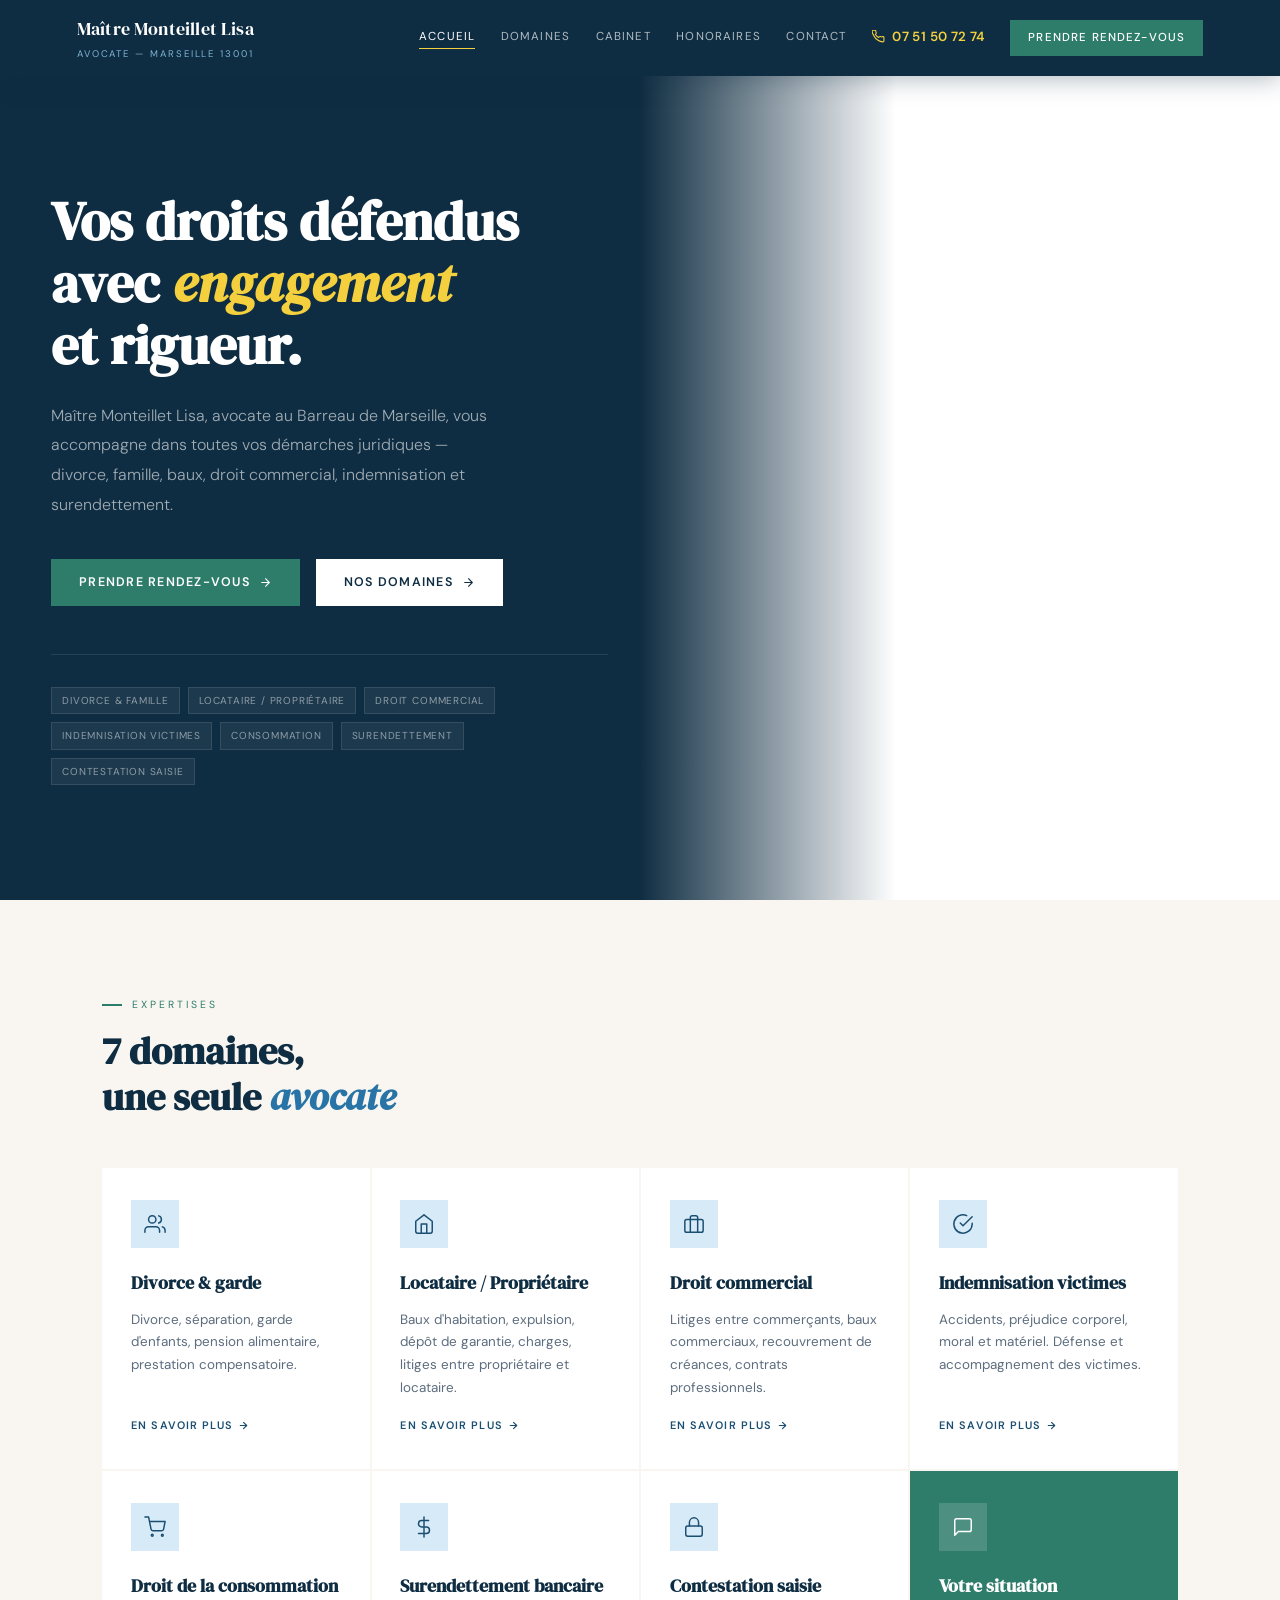
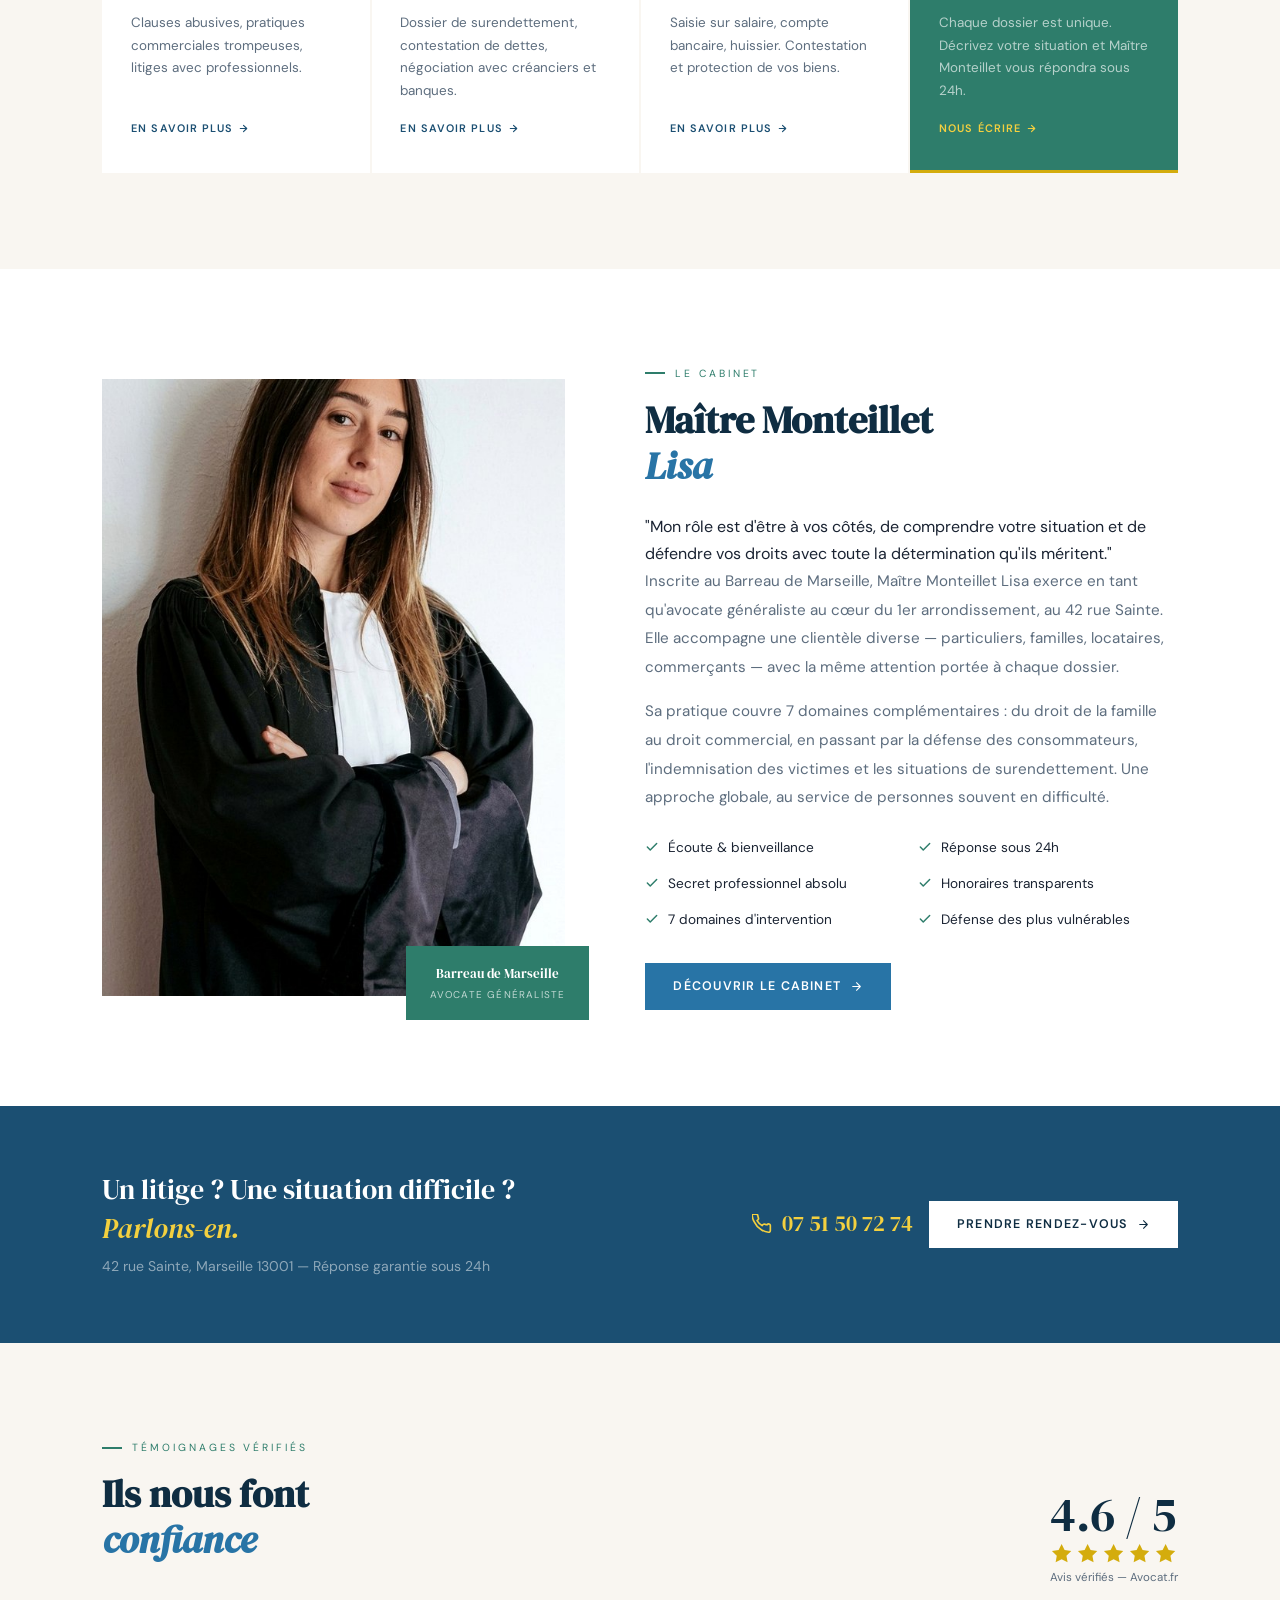
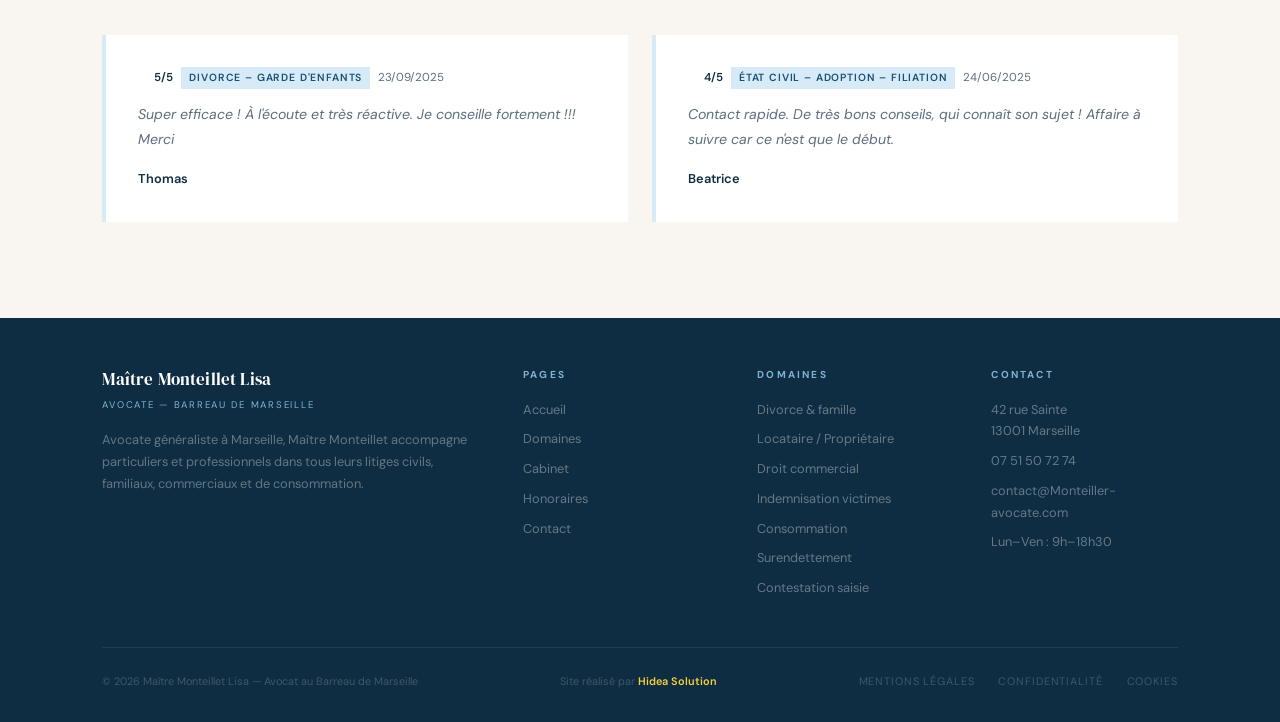
<file: index.html>
<!DOCTYPE html>
<html lang="fr">
<head>
<meta charset="UTF-8"><meta name="viewport" content="width=device-width, initial-scale=1.0">
<title>Maître Monteillet Lisa – Avocate Marseille (13001) | Divorce, Famille, Droit Civil</title>
<meta name="description" content="Maître Monteillet Lisa, avocate au Barreau de Marseille. Divorce, garde d'enfants, locataire/propriétaire, droit commercial, indemnisation, surendettement, contestation saisie.">
<link rel="stylesheet" href="style.css">
<style>
.hero-bg { background-image: url('https://images.unsplash.com/photo-1533929736458-ca588d08c8be?w=1400&q=80&auto=format&fit=crop'); }

.domaines-rapides { background: var(--sable); }
.dom-grid { display: grid; grid-template-columns: repeat(4,1fr); gap: 2px; margin-top: 3rem; }
.dc { background: var(--blanc); padding: 2rem 1.8rem; text-decoration: none; color: inherit; display: flex; flex-direction: column; border-bottom: 3px solid transparent; transition: all .25s; }
.dc:hover { border-bottom-color: var(--sauge); background: var(--bleu-dk); transform: translateY(-3px); }
.dc:hover .ic-box { background: rgba(46,125,107,.2); }
.dc:hover .ic-box svg { stroke: #7DCEA0; }
.dc:hover .dc-t { color: var(--blanc); }
.dc:hover .dc-d { color: rgba(255,255,255,.52); }
.dc:hover .dc-l { color: var(--or-light); }
.dc-t { font-family: var(--fd); font-size: 1.1rem; color: var(--bleu-dk); margin-bottom: .6rem; transition: color .25s; }
.dc-d { font-size: .84rem; color: var(--doux); line-height: 1.7; flex: 1; margin-bottom: 1rem; transition: color .25s; }
.dc-l { font-size: .68rem; letter-spacing: .1em; text-transform: uppercase; color: var(--bleu); font-weight: 600; display: flex; align-items: center; gap: 5px; transition: color .25s; }
.dc-l svg { width: 11px; height: 11px; stroke: currentColor; fill: none; stroke-linecap: round; stroke-linejoin: round; stroke-width: 2.5; }

.apropos { background: var(--blanc); }
.ap-grid { display: grid; grid-template-columns: 1fr 1.15fr; gap: 5rem; align-items: center; }
.ap-img-wrap { position: relative; }
.ap-img { width: 100%; aspect-ratio: 3/4; background: linear-gradient(155deg,#d6eaf8,#aed6f1); display: flex; align-items: center; justify-content: center; flex-direction: column; gap: 1rem; }
.ap-img svg { opacity: .25; }
.ap-img-note { font-style: italic; color: rgba(0,0,0,.3); font-size: .82rem; font-family: var(--fd); text-align: center; padding: 0 2rem; }
.ap-line { position: absolute; top: 1.5rem; left: 1.5rem; right: -1.5rem; bottom: -1.5rem; border: 2px solid var(--bleu-light); z-index: -1; }
.ap-badge { position: absolute; bottom: -1.5rem; right: -1.5rem; background: var(--sauge); padding: 1rem 1.5rem; text-align: center; }
.ab-t { font-family: var(--fd); font-size: .82rem; color: var(--blanc); display: block; }
.ab-s { font-size: .62rem; color: rgba(255,255,255,.7); text-transform: uppercase; letter-spacing: .12em; margin-top: 3px; display: block; }
.ap-right blockquote { font-family: var(--fd); font-style: italic; font-size: 1.3rem; color: var(--bleu-dk); border-left: 3px solid var(--sauge); padding-left: 1.5rem; margin: 2rem 0; line-height: 1.6; }
.ap-p { color: var(--doux); line-height: 1.88; margin-bottom: 1rem; font-size: .95rem; }
.ap-vals { display: grid; grid-template-columns: 1fr 1fr; gap: .8rem; margin-top: 1.5rem; }
.av { display: flex; align-items: flex-start; gap: 9px; }
.av svg { width: 14px; height: 14px; stroke: var(--sauge); stroke-width: 2.5; fill: none; stroke-linecap: round; stroke-linejoin: round; flex-shrink: 0; margin-top: 4px; }
.av span { font-size: .85rem; color: var(--texte); }

.avis-sec { background: var(--sable); }
.avis-head { display: flex; align-items: flex-end; justify-content: space-between; margin-bottom: 3rem; flex-wrap: wrap; gap: 2rem; }
.note-nb { font-family: var(--fd); font-size: 3rem; font-weight: 400; color: var(--bleu-dk); line-height: 1; }
.stars { display: flex; gap: 3px; margin-top: 4px; }
.av-src { font-size: .72rem; color: var(--doux); margin-top: 3px; }
.avis-grid { display: grid; grid-template-columns: repeat(2,1fr); gap: 1.5rem; }
.avc { background: var(--blanc); border-left: 4px solid var(--bleu-light); padding: 2rem; position: relative; transition: border-color .25s; }
.avc:hover { border-left-color: var(--sauge); }
.avc-meta { font-size: .72rem; color: var(--doux); margin-bottom: .8rem; display: flex; align-items: center; gap: 8px; flex-wrap: wrap; }
.avc-type { background: var(--bleu-light); color: var(--bleu); font-size: .65rem; font-weight: 600; text-transform: uppercase; letter-spacing: .08em; padding: 2px 8px; }
.avc-stars { display: flex; gap: 2px; }
.av-txt { font-size: .88rem; color: var(--doux); line-height: 1.78; margin-bottom: 1rem; font-style: italic; }
.av-au { font-weight: 600; font-size: .8rem; color: var(--bleu-dk); }

@media(max-width:1040px){ .dom-grid{grid-template-columns:1fr 1fr;} .ap-grid{grid-template-columns:1fr;gap:3rem;} .ap-line{display:none;} .ap-badge{position:static;display:inline-block;margin-top:1rem;} .avis-grid{grid-template-columns:1fr;} .ap-vals{grid-template-columns:1fr;} }
@media(max-width:640px){ .dom-grid{grid-template-columns:1fr;} }
</style>
</head>
<body>
<header>
  <a href="index.html" class="logo"><span class="logo-t">Maître Monteillet Lisa</span><span class="logo-s">Avocate — Marseille 13001</span></a>
  <button class="burger" id="burger-btn" aria-label="Ouvrir le menu" aria-expanded="false"><span></span><span></span><span></span></button>
  <nav id="nav">
    <a href="index.html"class='active'>Accueil</a>
    <a href="domaines.html">Domaines</a>
    <a href="cabinet.html">Cabinet</a>
    <a href="honoraires.html">Honoraires</a>
    <a href="contact.html">Contact</a>
    <a href="tel:+33751507274" class="nav-tel"><svg viewBox="0 0 24 24" fill="none" stroke-width="2" stroke-linecap="round" stroke-linejoin="round"><path d="M22 16.92v3a2 2 0 01-2.18 2 19.79 19.79 0 01-8.63-3.07A19.5 19.5 0 013.07 10a19.79 19.79 0 01-3.07-8.67A2 2 0 012 .18h3a2 2 0 012 1.72 12.84 12.84 0 00.7 2.81 2 2 0 01-.45 2.11L6.09 7.91a16 16 0 006 6l1.27-1.27a2 2 0 012.11-.45 12.84 12.84 0 002.81.7A2 2 0 0122 14v2.92z"/></svg>07 51 50 72 74</a>
    <a href="contact.html" class="nav-cta">Prendre rendez-vous</a>
  </nav>
</header>

<section class="hero" style="padding:0">
  <div class="hero-left">
    <h1>Vos droits défendus<br>avec <em>engagement</em><br>et rigueur.</h1>
    <p class="hero-sub">Maître Monteillet Lisa, avocate au Barreau de Marseille, vous accompagne dans toutes vos démarches juridiques — divorce, famille, baux, droit commercial, indemnisation et surendettement.</p>
    <div class="hero-btns">
      <a href="contact.html" class="btn-sauge">Prendre rendez-vous <svg viewBox="0 0 24 24" fill="none" stroke-width="2" stroke-linecap="round" stroke-linejoin="round"><path d="M5 12h14M12 5l7 7-7 7"/></svg></a>
      <a href="domaines.html" class="btn-blanc">Nos domaines <svg viewBox="0 0 24 24" fill="none" stroke-width="2" stroke-linecap="round" stroke-linejoin="round"><path d="M5 12h14M12 5l7 7-7 7"/></svg></a>
    </div>
    <div class="hero-domaines">
      <span class="hero-dom-tag">Divorce & famille</span>
      <span class="hero-dom-tag">Locataire / Propriétaire</span>
      <span class="hero-dom-tag">Droit commercial</span>
      <span class="hero-dom-tag">Indemnisation victimes</span>
      <span class="hero-dom-tag">Consommation</span>
      <span class="hero-dom-tag">Surendettement</span>
      <span class="hero-dom-tag">Contestation saisie</span>
    </div>
  </div>
  <div class="hero-right">
    <div class="hero-bg"></div>
    <div class="hero-right-overlay"></div>
  </div>
</section>

<section class="domaines-rapides">
  <p class="s-lbl">Expertises</p>
  <h2 class="s-t">7 domaines,<br>une seule <em>avocate</em></h2>
  <div class="dom-grid">
    <a href="domaines.html#divorce" class="dc reveal">
      <div class="ic-box"><svg viewBox="0 0 24 24"><path d="M17 21v-2a4 4 0 00-4-4H5a4 4 0 00-4 4v2"/><circle cx="9" cy="7" r="4"/><path d="M23 21v-2a4 4 0 00-3-3.87M16 3.13a4 4 0 010 7.75"/></svg></div>
      <h3 class="dc-t">Divorce &amp; garde</h3>
      <p class="dc-d">Divorce, séparation, garde d'enfants, pension alimentaire, prestation compensatoire.</p>
      <span class="dc-l">En savoir plus <svg viewBox="0 0 24 24"><path d="M5 12h14M12 5l7 7-7 7" stroke-width="2.5"/></svg></span>
    </a>
    <a href="domaines.html#locataire" class="dc reveal">
      <div class="ic-box"><svg viewBox="0 0 24 24"><path d="M3 9l9-7 9 7v11a2 2 0 01-2 2H5a2 2 0 01-2-2z"/><polyline points="9 22 9 12 15 12 15 22"/></svg></div>
      <h3 class="dc-t">Locataire / Propriétaire</h3>
      <p class="dc-d">Baux d'habitation, expulsion, dépôt de garantie, charges, litiges entre propriétaire et locataire.</p>
      <span class="dc-l">En savoir plus <svg viewBox="0 0 24 24"><path d="M5 12h14M12 5l7 7-7 7" stroke-width="2.5"/></svg></span>
    </a>
    <a href="domaines.html#commercial" class="dc reveal">
      <div class="ic-box"><svg viewBox="0 0 24 24"><rect x="2" y="7" width="20" height="14" rx="2"/><path d="M16 21V5a2 2 0 00-2-2h-4a2 2 0 00-2 2v16"/></svg></div>
      <h3 class="dc-t">Droit commercial</h3>
      <p class="dc-d">Litiges entre commerçants, baux commerciaux, recouvrement de créances, contrats professionnels.</p>
      <span class="dc-l">En savoir plus <svg viewBox="0 0 24 24"><path d="M5 12h14M12 5l7 7-7 7" stroke-width="2.5"/></svg></span>
    </a>
    <a href="domaines.html#victimes" class="dc reveal">
      <div class="ic-box"><svg viewBox="0 0 24 24"><path d="M22 11.08V12a10 10 0 11-5.93-9.14"/><polyline points="22 4 12 14.01 9 11.01"/></svg></div>
      <h3 class="dc-t">Indemnisation victimes</h3>
      <p class="dc-d">Accidents, préjudice corporel, moral et matériel. Défense et accompagnement des victimes.</p>
      <span class="dc-l">En savoir plus <svg viewBox="0 0 24 24"><path d="M5 12h14M12 5l7 7-7 7" stroke-width="2.5"/></svg></span>
    </a>
    <a href="domaines.html#conso" class="dc reveal">
      <div class="ic-box"><svg viewBox="0 0 24 24"><circle cx="9" cy="21" r="1"/><circle cx="20" cy="21" r="1"/><path d="M1 1h4l2.68 13.39a2 2 0 002 1.61h9.72a2 2 0 002-1.61L23 6H6"/></svg></div>
      <h3 class="dc-t">Droit de la consommation</h3>
      <p class="dc-d">Clauses abusives, pratiques commerciales trompeuses, litiges avec professionnels.</p>
      <span class="dc-l">En savoir plus <svg viewBox="0 0 24 24"><path d="M5 12h14M12 5l7 7-7 7" stroke-width="2.5"/></svg></span>
    </a>
    <a href="domaines.html#surendettement" class="dc reveal">
      <div class="ic-box"><svg viewBox="0 0 24 24"><line x1="12" y1="1" x2="12" y2="23"/><path d="M17 5H9.5a3.5 3.5 0 100 7h5a3.5 3.5 0 010 7H6"/></svg></div>
      <h3 class="dc-t">Surendettement bancaire</h3>
      <p class="dc-d">Dossier de surendettement, contestation de dettes, négociation avec créanciers et banques.</p>
      <span class="dc-l">En savoir plus <svg viewBox="0 0 24 24"><path d="M5 12h14M12 5l7 7-7 7" stroke-width="2.5"/></svg></span>
    </a>
    <a href="domaines.html#saisie" class="dc reveal">
      <div class="ic-box"><svg viewBox="0 0 24 24"><rect x="3" y="11" width="18" height="11" rx="2" ry="2"/><path d="M7 11V7a5 5 0 0110 0v4"/></svg></div>
      <h3 class="dc-t">Contestation saisie</h3>
      <p class="dc-d">Saisie sur salaire, compte bancaire, huissier. Contestation et protection de vos biens.</p>
      <span class="dc-l">En savoir plus <svg viewBox="0 0 24 24"><path d="M5 12h14M12 5l7 7-7 7" stroke-width="2.5"/></svg></span>
    </a>
    <a href="contact.html" class="dc reveal" style="background:var(--sauge);border-bottom-color:var(--or);">
      <div class="ic-box" style="background:rgba(255,255,255,.15)"><svg viewBox="0 0 24 24" style="stroke:#fff"><path d="M21 15a2 2 0 01-2 2H7l-4 4V5a2 2 0 012-2h14a2 2 0 012 2z"/></svg></div>
      <h3 class="dc-t" style="color:#fff">Votre situation</h3>
      <p class="dc-d" style="color:rgba(255,255,255,.65)">Chaque dossier est unique. Décrivez votre situation et Maître Monteillet vous répondra sous 24h.</p>
      <span class="dc-l" style="color:var(--or-light)">Nous écrire <svg viewBox="0 0 24 24"><path d="M5 12h14M12 5l7 7-7 7" stroke-width="2.5"/></svg></span>
    </a>
  </div>
</section>

<section class="apropos">
  <div class="ap-grid">
    <div class="ap-img-wrap">
      <div class="ap-img" style="padding:0;overflow:hidden;"><img src="[data-uri]" alt="Maître Monteillet Lisa, avocate Marseille" style="width:100%;height:100%;object-fit:cover;object-position:center top;display:block;"></div>
      <div class="ap-line"></div>
      <div class="ap-badge"><span class="ab-t">Barreau de Marseille</span><span class="ab-s">Avocate généraliste</span></div>
    </div>
    <div class="reveal">
      <p class="s-lbl">Le Cabinet</p>
      <h2 class="s-t">Maître Monteillet<br><em>Lisa</em></h2>
      <blockquote>"Mon rôle est d'être à vos côtés, de comprendre votre situation et de défendre vos droits avec toute la détermination qu'ils méritent."</blockquote>
      <p class="ap-p">Inscrite au Barreau de Marseille, Maître Monteillet Lisa exerce en tant qu'avocate généraliste au cœur du 1er arrondissement, au 42 rue Sainte. Elle accompagne une clientèle diverse — particuliers, familles, locataires, commerçants — avec la même attention portée à chaque dossier.</p>
      <p class="ap-p">Sa pratique couvre 7 domaines complémentaires : du droit de la famille au droit commercial, en passant par la défense des consommateurs, l'indemnisation des victimes et les situations de surendettement. Une approche globale, au service de personnes souvent en difficulté.</p>
      <div class="ap-vals">
        <div class="av"><svg viewBox="0 0 24 24" fill="none" stroke-width="2.5" stroke-linecap="round" stroke-linejoin="round"><polyline style='stroke:var(--sauge)' points="20 6 9 17 4 12"/></svg> <span>Écoute &amp; bienveillance</span></div>
        <div class="av"><svg viewBox="0 0 24 24" fill="none" stroke-width="2.5" stroke-linecap="round" stroke-linejoin="round"><polyline style='stroke:var(--sauge)' points="20 6 9 17 4 12"/></svg> <span>Réponse sous 24h</span></div>
        <div class="av"><svg viewBox="0 0 24 24" fill="none" stroke-width="2.5" stroke-linecap="round" stroke-linejoin="round"><polyline style='stroke:var(--sauge)' points="20 6 9 17 4 12"/></svg> <span>Secret professionnel absolu</span></div>
        <div class="av"><svg viewBox="0 0 24 24" fill="none" stroke-width="2.5" stroke-linecap="round" stroke-linejoin="round"><polyline style='stroke:var(--sauge)' points="20 6 9 17 4 12"/></svg> <span>Honoraires transparents</span></div>
        <div class="av"><svg viewBox="0 0 24 24" fill="none" stroke-width="2.5" stroke-linecap="round" stroke-linejoin="round"><polyline style='stroke:var(--sauge)' points="20 6 9 17 4 12"/></svg> <span>7 domaines d'intervention</span></div>
        <div class="av"><svg viewBox="0 0 24 24" fill="none" stroke-width="2.5" stroke-linecap="round" stroke-linejoin="round"><polyline style='stroke:var(--sauge)' points="20 6 9 17 4 12"/></svg> <span>Défense des plus vulnérables</span></div>
      </div>
      <a href="cabinet.html" class="btn-bleu" style="margin-top:2rem">Découvrir le cabinet <svg viewBox="0 0 24 24" fill="none" stroke-width="2" stroke-linecap="round" stroke-linejoin="round"><path d="M5 12h14M12 5l7 7-7 7"/></svg></a>
    </div>
  </div>
</section>

<div class="cta-band">
  <div>
    <p class="cta-band-t">Un litige ? Une situation difficile ?<br><em>Parlons-en.</em></p>
    <p class="cta-band-sub">42 rue Sainte, Marseille 13001 — Réponse garantie sous 24h</p>
  </div>
  <div class="cta-band-a">
    <a href="tel:+33751507274" class="tel-big"><svg viewBox="0 0 24 24" fill="none" stroke-width="2" stroke-linecap="round" stroke-linejoin="round"><path d="M22 16.92v3a2 2 0 01-2.18 2 19.79 19.79 0 01-8.63-3.07A19.5 19.5 0 013.07 10a19.79 19.79 0 01-3.07-8.67A2 2 0 012 .18h3a2 2 0 012 1.72 12.84 12.84 0 00.7 2.81 2 2 0 01-.45 2.11L6.09 7.91a16 16 0 006 6l1.27-1.27a2 2 0 012.11-.45 12.84 12.84 0 002.81.7A2 2 0 0122 14v2.92z"/></svg>07 51 50 72 74</a>
    <a href="contact.html" class="btn-blanc">Prendre rendez-vous <svg viewBox="0 0 24 24" fill="none" stroke-width="2" stroke-linecap="round" stroke-linejoin="round"><path d="M5 12h14M12 5l7 7-7 7"/></svg></a>
  </div>
</div>

<section class="avis-sec">
  <div class="avis-head">
    <div><p class="s-lbl">Témoignages vérifiés</p><h2 class="s-t">Ils nous font<br><em>confiance</em></h2></div>
    <div><div class="note-nb">4.6 / 5</div><div class="stars"><svg viewBox="0 0 24 24"><polygon points="12 2 15.09 8.26 22 9.27 17 14.14 18.18 21.02 12 17.77 5.82 21.02 7 14.14 2 9.27 8.91 8.26 12 2" class="star"/></svg><svg viewBox="0 0 24 24"><polygon points="12 2 15.09 8.26 22 9.27 17 14.14 18.18 21.02 12 17.77 5.82 21.02 7 14.14 2 9.27 8.91 8.26 12 2" class="star"/></svg><svg viewBox="0 0 24 24"><polygon points="12 2 15.09 8.26 22 9.27 17 14.14 18.18 21.02 12 17.77 5.82 21.02 7 14.14 2 9.27 8.91 8.26 12 2" class="star"/></svg><svg viewBox="0 0 24 24"><polygon points="12 2 15.09 8.26 22 9.27 17 14.14 18.18 21.02 12 17.77 5.82 21.02 7 14.14 2 9.27 8.91 8.26 12 2" class="star"/></svg><svg viewBox="0 0 24 24"><polygon points="12 2 15.09 8.26 22 9.27 17 14.14 18.18 21.02 12 17.77 5.82 21.02 7 14.14 2 9.27 8.91 8.26 12 2" class="star"/></svg></div><div class="av-src">Avis vérifiés — Avocat.fr</div></div>
  </div>
  <div class="avis-grid">
    <div class="avc reveal">
      <div class="avc-meta">
        <div class="avc-stars"><svg viewBox="0 0 24 24"><polygon points="12 2 15.09 8.26 22 9.27 17 14.14 18.18 21.02 12 17.77 5.82 21.02 7 14.14 2 9.27 8.91 8.26 12 2" class="star-sm"/></svg><svg viewBox="0 0 24 24"><polygon points="12 2 15.09 8.26 22 9.27 17 14.14 18.18 21.02 12 17.77 5.82 21.02 7 14.14 2 9.27 8.91 8.26 12 2" class="star-sm"/></svg><svg viewBox="0 0 24 24"><polygon points="12 2 15.09 8.26 22 9.27 17 14.14 18.18 21.02 12 17.77 5.82 21.02 7 14.14 2 9.27 8.91 8.26 12 2" class="star-sm"/></svg><svg viewBox="0 0 24 24"><polygon points="12 2 15.09 8.26 22 9.27 17 14.14 18.18 21.02 12 17.77 5.82 21.02 7 14.14 2 9.27 8.91 8.26 12 2" class="star-sm"/></svg><svg viewBox="0 0 24 24"><polygon points="12 2 15.09 8.26 22 9.27 17 14.14 18.18 21.02 12 17.77 5.82 21.02 7 14.14 2 9.27 8.91 8.26 12 2" class="star-sm"/></svg></div>
        <span style="font-weight:600;font-size:.72rem;color:var(--bleu-dk)">5/5</span>
        <span class="avc-type">Divorce – Garde d'enfants</span>
        <span>23/09/2025</span>
      </div>
      <p class="av-txt">Super efficace ! À l'écoute et très réactive. Je conseille fortement !!! Merci</p>
      <div class="av-au">Thomas</div>
    </div>
    <div class="avc reveal">
      <div class="avc-meta">
        <div class="avc-stars"><svg viewBox="0 0 24 24"><polygon points="12 2 15.09 8.26 22 9.27 17 14.14 18.18 21.02 12 17.77 5.82 21.02 7 14.14 2 9.27 8.91 8.26 12 2" class="star-sm"/></svg><svg viewBox="0 0 24 24"><polygon points="12 2 15.09 8.26 22 9.27 17 14.14 18.18 21.02 12 17.77 5.82 21.02 7 14.14 2 9.27 8.91 8.26 12 2" class="star-sm"/></svg><svg viewBox="0 0 24 24"><polygon points="12 2 15.09 8.26 22 9.27 17 14.14 18.18 21.02 12 17.77 5.82 21.02 7 14.14 2 9.27 8.91 8.26 12 2" class="star-sm"/></svg><svg viewBox="0 0 24 24"><polygon points="12 2 15.09 8.26 22 9.27 17 14.14 18.18 21.02 12 17.77 5.82 21.02 7 14.14 2 9.27 8.91 8.26 12 2" class="star-sm"/></svg><svg viewBox="0 0 24 24"><polygon points="12 2 15.09 8.26 22 9.27 17 14.14 18.18 21.02 12 17.77 5.82 21.02 7 14.14 2 9.27 8.91 8.26 12 2" class="star-empty"/></svg></div>
        <span style="font-weight:600;font-size:.72rem;color:var(--bleu-dk)">4/5</span>
        <span class="avc-type">État civil – Adoption – Filiation</span>
        <span>24/06/2025</span>
      </div>
      <p class="av-txt">Contact rapide. De très bons conseils, qui connaît son sujet ! Affaire à suivre car ce n'est que le début.</p>
      <div class="av-au">Beatrice</div>
    </div>
  </div>
</section>

<footer>
  <div class="footer-top">
    <div class="footer-brand"><span class="logo-t">Maître Monteillet Lisa</span><span class="logo-s">Avocate — Barreau de Marseille</span><p>Avocate généraliste à Marseille, Maître Monteillet accompagne particuliers et professionnels dans tous leurs litiges civils, familiaux, commerciaux et de consommation.</p></div>
    <div class="footer-col"><h4>Pages</h4><a href="index.html">Accueil</a><a href="domaines.html">Domaines</a><a href="cabinet.html">Cabinet</a><a href="honoraires.html">Honoraires</a><a href="contact.html">Contact</a></div>
    <div class="footer-col"><h4>Domaines</h4><a href="domaines.html#divorce">Divorce & famille</a><a href="domaines.html#locataire">Locataire / Propriétaire</a><a href="domaines.html#commercial">Droit commercial</a><a href="domaines.html#victimes">Indemnisation victimes</a><a href="domaines.html#conso">Consommation</a><a href="domaines.html#surendettement">Surendettement</a><a href="domaines.html#saisie">Contestation saisie</a></div>
    <div class="footer-col"><h4>Contact</h4><p>42 rue Sainte<br>13001 Marseille</p><a href="tel:+33751507274">07 51 50 72 74</a><a href="mailto:contact@Monteiller-avocate.com">contact@Monteiller-avocate.com</a><p style="margin-top:.5rem">Lun–Ven : 9h–18h30</p></div>
  </div>
  <div class="footer-bottom">
    <div class="footer-copy">© 2026 Maître Monteillet Lisa — Avocat au Barreau de Marseille</div>
    <div class="footer-powered">Site réalisé par <a href="https://www.hidea-solution.fr" target="_blank" rel="noopener">Hidea Solution</a></div>
    <div class="footer-legal"><a href="#">Mentions légales</a><a href="#">Confidentialité</a><a href="#">Cookies</a></div>
  </div>
</footer><script src="main.js"></script>
</body>
</html>
</file>
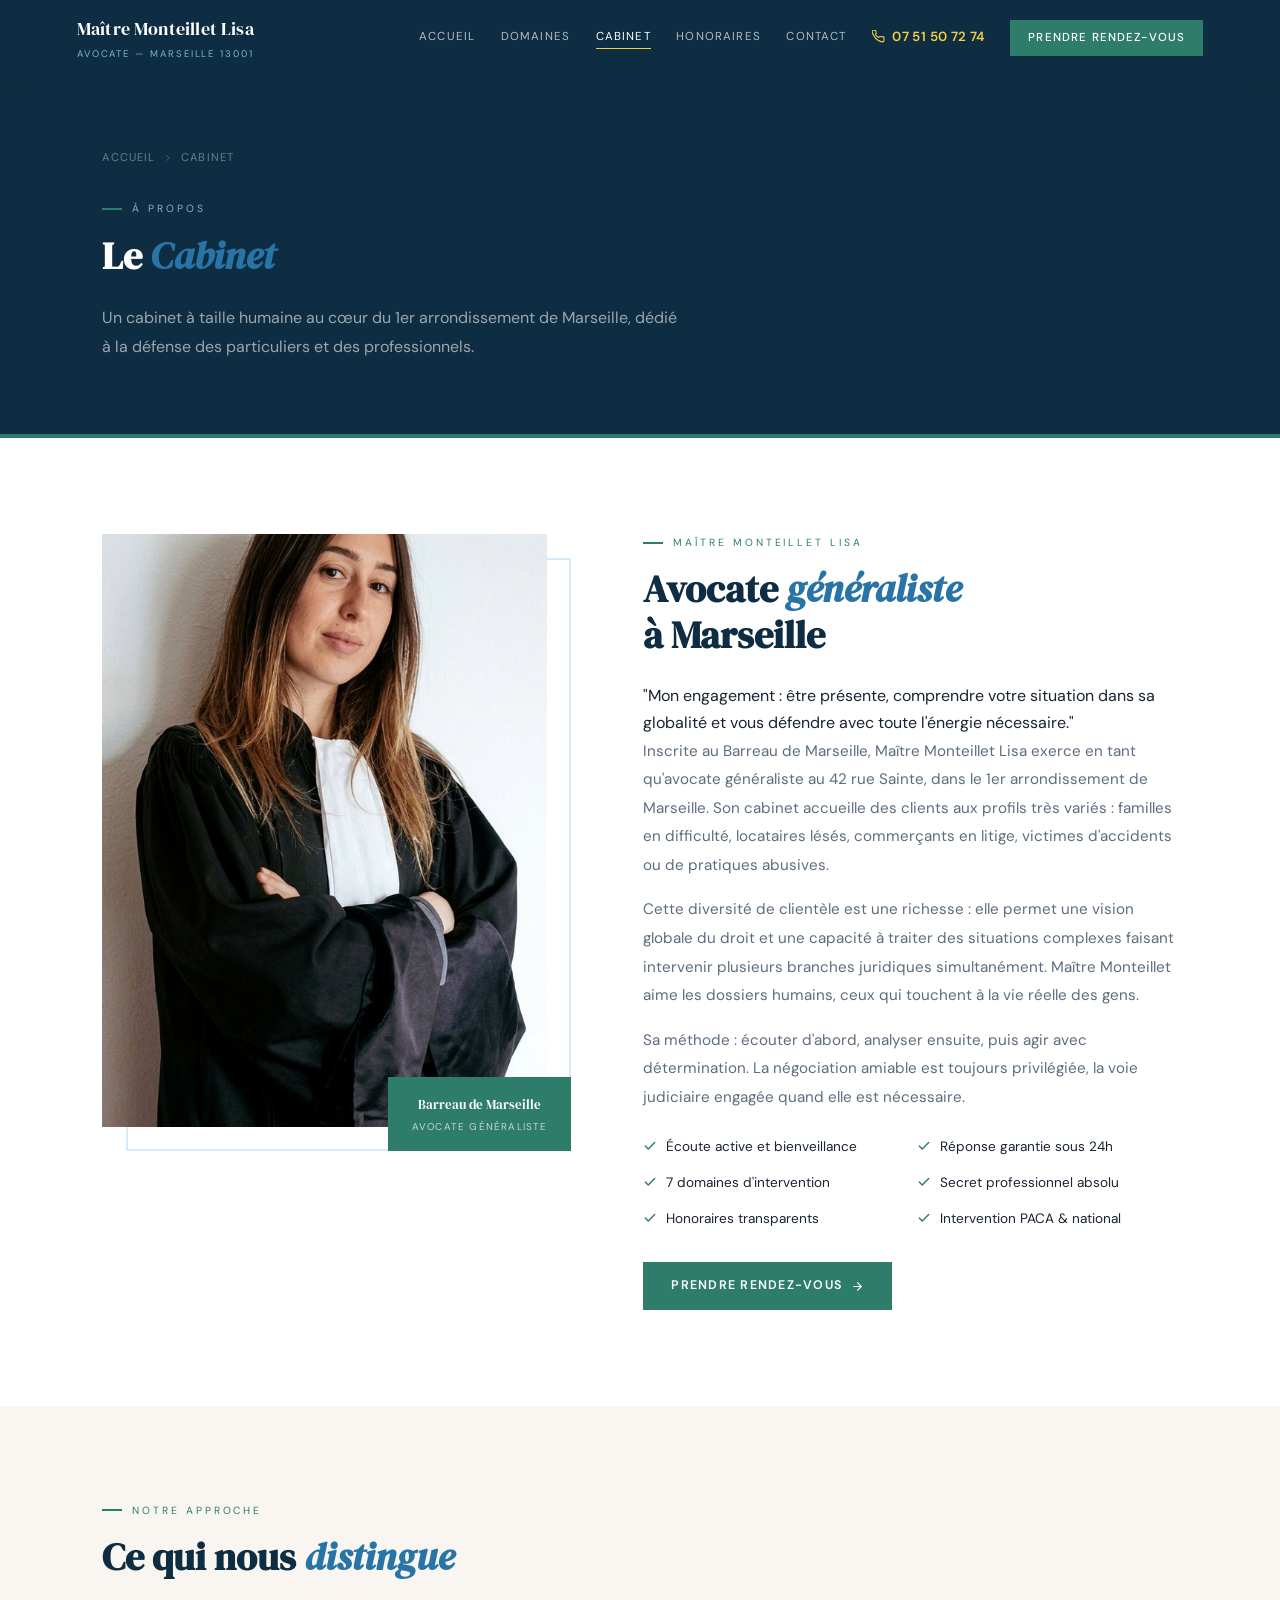
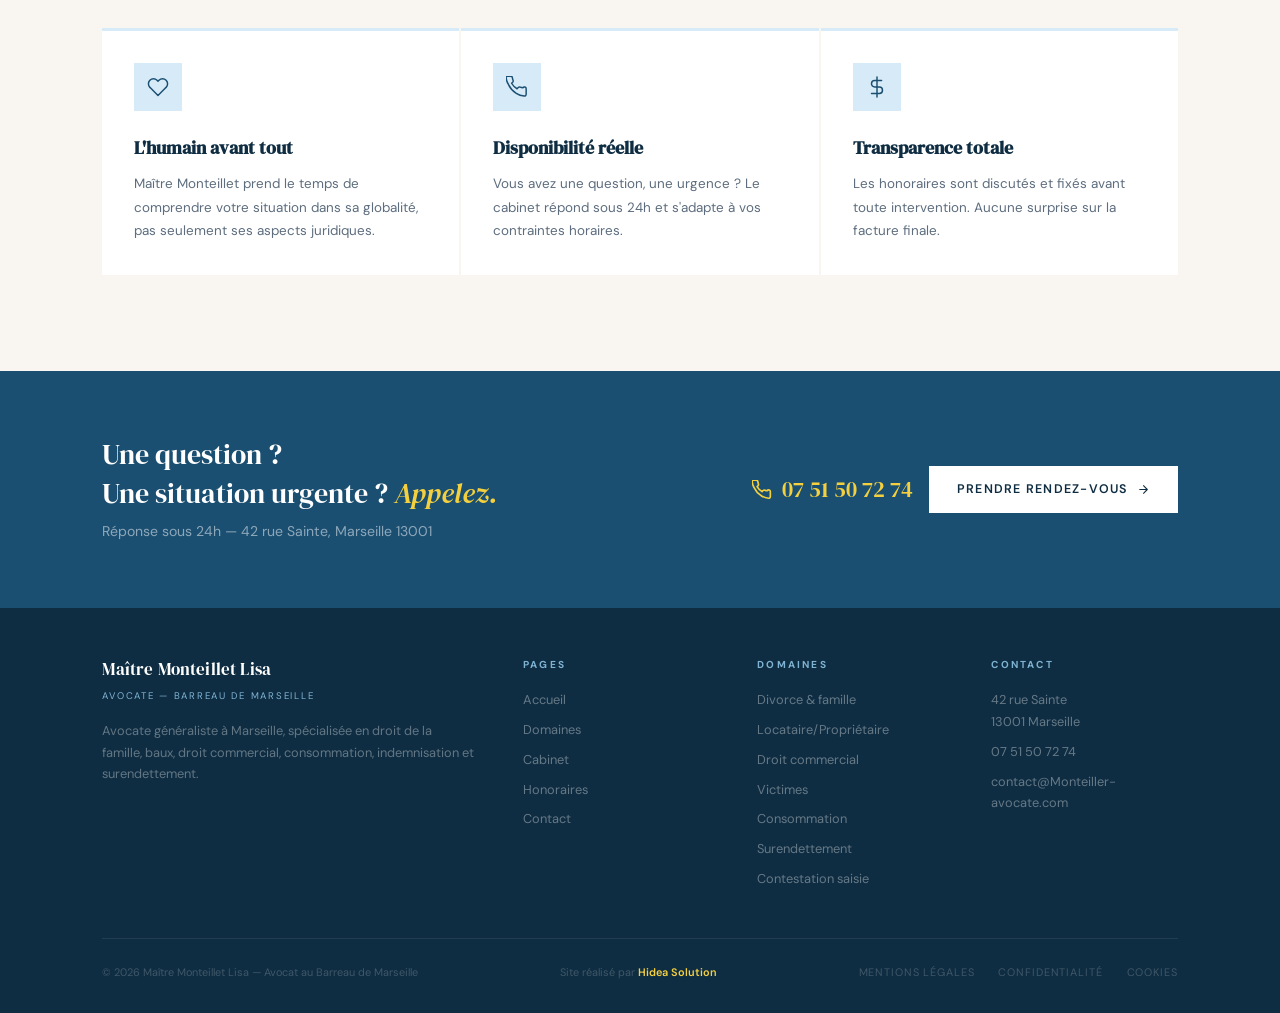
<file: cabinet.html>
<!DOCTYPE html>
<html lang="fr">
<head>
<meta charset="UTF-8"><meta name="viewport" content="width=device-width, initial-scale=1.0">
<title>Le Cabinet — Maître Monteillet Lisa, Avocate Marseille 13001</title>
<meta name="description" content="Maître Monteillet Lisa, avocate généraliste inscrite au Barreau de Marseille. Cabinet au 42 rue Sainte, 13001 Marseille.">
<link rel="stylesheet" href="style.css">
<style>
.cab-grid { display: grid; grid-template-columns: 1fr 1.2fr; gap: 6rem; align-items: start; }
.cab-frame { position: relative; }
.cab-img { width: 100%; aspect-ratio: 3/4; background: linear-gradient(155deg,var(--bleu-light),#aed6f1); display: flex; align-items: center; justify-content: center; flex-direction: column; gap: 1rem; }
.cab-img svg { opacity: .25; }
.cab-img-note { font-style: italic; color: rgba(0,0,0,.3); font-size: .82rem; font-family: var(--fd); text-align: center; padding: 0 2rem; }
.cab-line { position: absolute; top: 1.5rem; left: 1.5rem; right: -1.5rem; bottom: -1.5rem; border: 2px solid var(--bleu-light); z-index: -1; }
.cab-badge { position: absolute; bottom: -1.5rem; right: -1.5rem; background: var(--sauge); padding: 1rem 1.5rem; text-align: center; }
.ab-t { font-family: var(--fd); font-size: .82rem; color: var(--blanc); display: block; }
.ab-s { font-size: .62rem; color: rgba(255,255,255,.7); text-transform: uppercase; letter-spacing: .12em; margin-top: 3px; display: block; }
.cab-right blockquote { font-family: var(--fd); font-style: italic; font-size: 1.3rem; color: var(--bleu-dk); border-left: 3px solid var(--sauge); padding-left: 1.5rem; margin: 2rem 0; line-height: 1.6; }
.cab-p { color: var(--doux); line-height: 1.88; margin-bottom: 1rem; font-size: .95rem; }
.cab-vals { display: grid; grid-template-columns: 1fr 1fr; gap: .8rem; margin-top: 1.5rem; }
.cv { display: flex; align-items: flex-start; gap: 9px; }
.cv svg { width: 14px; height: 14px; stroke: var(--sauge); stroke-width: 2.5; fill: none; stroke-linecap: round; stroke-linejoin: round; flex-shrink: 0; margin-top: 4px; }
.cv span { font-size: .85rem; color: var(--texte); }
.valeursbloc { background: var(--sable); }
.valeurs-grid { display: grid; grid-template-columns: repeat(3,1fr); gap: 2px; margin-top: 3rem; }
.val-card { background: var(--blanc); padding: 2rem; border-top: 3px solid var(--bleu-light); transition: border-color .25s; }
.val-card:hover { border-top-color: var(--sauge); }
.val-card h3 { font-family: var(--fd); font-size: 1.15rem; color: var(--bleu-dk); margin: 1rem 0 .6rem; }
.val-card p { font-size: .84rem; color: var(--doux); line-height: 1.75; }
@media(max-width:1040px){ .cab-grid{grid-template-columns:1fr;gap:3rem;} .cab-line{display:none;} .cab-badge{position:static;display:inline-block;margin-top:1rem;} .valeurs-grid{grid-template-columns:1fr 1fr;} .cab-vals{grid-template-columns:1fr;} }
@media(max-width:640px){ .valeurs-grid{grid-template-columns:1fr;} }
</style>
</head><body>
<header>
  <a href="index.html" class="logo"><span class="logo-t">Maître Monteillet Lisa</span><span class="logo-s">Avocate — Marseille 13001</span></a>
  <button class="burger" id="burger-btn" aria-label="Ouvrir le menu" aria-expanded="false"><span></span><span></span><span></span></button>
  <nav id="nav">
    <a href="index.html">Accueil</a>
    <a href="domaines.html" >Domaines</a>
    <a href="cabinet.html" class='active'>Cabinet</a>
    <a href="honoraires.html" >Honoraires</a>
    <a href="contact.html" >Contact</a>
    <a href="tel:+33751507274" class="nav-tel"><svg viewBox="0 0 24 24" fill="none" stroke-width="2" stroke-linecap="round" stroke-linejoin="round"><path d="M22 16.92v3a2 2 0 01-2.18 2 19.79 19.79 0 01-8.63-3.07A19.5 19.5 0 013.07 10a19.79 19.79 0 01-3.07-8.67A2 2 0 012 .18h3a2 2 0 012 1.72 12.84 12.84 0 00.7 2.81 2 2 0 01-.45 2.11L6.09 7.91a16 16 0 006 6l1.27-1.27a2 2 0 012.11-.45 12.84 12.84 0 002.81.7A2 2 0 0122 14v2.92z"/></svg>07 51 50 72 74</a>
    <a href="contact.html" class="nav-cta">Prendre rendez-vous</a>
  </nav>
</header>
<div class="page-hero">
  <div class="breadcrumb"><a href="index.html">Accueil</a><svg viewBox="0 0 24 24" fill="none" stroke-width="2" stroke-linecap="round" stroke-linejoin="round"><polyline points="9 18 15 12 9 6"/></svg><span>Cabinet</span></div>
  <p class="s-lbl">À propos</p>
  <h1 class="s-t">Le <em>Cabinet</em></h1>
  <p>Un cabinet à taille humaine au cœur du 1er arrondissement de Marseille, dédié à la défense des particuliers et des professionnels.</p>
</div>
<section>
  <div class="cab-grid">
    <div class="cab-frame">
      <div class="cab-img" style="padding:0;overflow:hidden;"><img src="[data-uri]" alt="Maître Monteillet Lisa, avocate Marseille" style="width:100%;height:100%;object-fit:cover;object-position:center top;display:block;"></div>
      <div class="cab-line"></div>
      <div class="cab-badge"><span class="ab-t">Barreau de Marseille</span><span class="ab-s">Avocate généraliste</span></div>
    </div>
    <div class="reveal">
      <p class="s-lbl">Maître Monteillet Lisa</p>
      <h2 class="s-t">Avocate <em>généraliste</em><br>à Marseille</h2>
      <blockquote>"Mon engagement : être présente, comprendre votre situation dans sa globalité et vous défendre avec toute l'énergie nécessaire."</blockquote>
      <p class="cab-p">Inscrite au Barreau de Marseille, Maître Monteillet Lisa exerce en tant qu'avocate généraliste au 42 rue Sainte, dans le 1er arrondissement de Marseille. Son cabinet accueille des clients aux profils très variés : familles en difficulté, locataires lésés, commerçants en litige, victimes d'accidents ou de pratiques abusives.</p>
      <p class="cab-p">Cette diversité de clientèle est une richesse : elle permet une vision globale du droit et une capacité à traiter des situations complexes faisant intervenir plusieurs branches juridiques simultanément. Maître Monteillet aime les dossiers humains, ceux qui touchent à la vie réelle des gens.</p>
      <p class="cab-p">Sa méthode : écouter d'abord, analyser ensuite, puis agir avec détermination. La négociation amiable est toujours privilégiée, la voie judiciaire engagée quand elle est nécessaire.</p>
      <div class="cab-vals">
        <div class="cv"><svg viewBox="0 0 24 24"><polyline points="20 6 9 17 4 12"/></svg><span>Écoute active et bienveillance</span></div>
        <div class="cv"><svg viewBox="0 0 24 24"><polyline points="20 6 9 17 4 12"/></svg><span>Réponse garantie sous 24h</span></div>
        <div class="cv"><svg viewBox="0 0 24 24"><polyline points="20 6 9 17 4 12"/></svg><span>7 domaines d'intervention</span></div>
        <div class="cv"><svg viewBox="0 0 24 24"><polyline points="20 6 9 17 4 12"/></svg><span>Secret professionnel absolu</span></div>
        <div class="cv"><svg viewBox="0 0 24 24"><polyline points="20 6 9 17 4 12"/></svg><span>Honoraires transparents</span></div>
        <div class="cv"><svg viewBox="0 0 24 24"><polyline points="20 6 9 17 4 12"/></svg><span>Intervention PACA & national</span></div>
      </div>
      <a href="contact.html" class="btn-sauge" style="margin-top:2rem">Prendre rendez-vous <svg viewBox="0 0 24 24" fill="none" stroke-width="2" stroke-linecap="round" stroke-linejoin="round"><path d="M5 12h14M12 5l7 7-7 7"/></svg></a>
    </div>
  </div>
</section>
<section class="valeursbloc">
  <p class="s-lbl">Notre approche</p>
  <h2 class="s-t">Ce qui nous <em>distingue</em></h2>
  <div class="valeurs-grid">
    <div class="val-card reveal"><div class="ic-box"><svg viewBox="0 0 24 24"><path d="M20.84 4.61a5.5 5.5 0 00-7.78 0L12 5.67l-1.06-1.06a5.5 5.5 0 00-7.78 7.78l1.06 1.06L12 21.23l7.78-7.78 1.06-1.06a5.5 5.5 0 000-7.78z"/></svg></div><h3>L'humain avant tout</h3><p>Maître Monteillet prend le temps de comprendre votre situation dans sa globalité, pas seulement ses aspects juridiques.</p></div>
    <div class="val-card reveal"><div class="ic-box"><svg viewBox="0 0 24 24"><path d="M22 16.92v3a2 2 0 01-2.18 2 19.79 19.79 0 01-8.63-3.07A19.5 19.5 0 013.07 10a19.79 19.79 0 01-3.07-8.67A2 2 0 012 .18h3a2 2 0 012 1.72 12.84 12.84 0 00.7 2.81 2 2 0 01-.45 2.11L6.09 7.91a16 16 0 006 6l1.27-1.27a2 2 0 012.11-.45 12.84 12.84 0 002.81.7A2 2 0 0122 14v2.92z"/></svg></div><h3>Disponibilité réelle</h3><p>Vous avez une question, une urgence ? Le cabinet répond sous 24h et s'adapte à vos contraintes horaires.</p></div>
    <div class="val-card reveal"><div class="ic-box"><svg viewBox="0 0 24 24"><line x1="12" y1="1" x2="12" y2="23"/><path d="M17 5H9.5a3.5 3.5 0 100 7h5a3.5 3.5 0 010 7H6"/></svg></div><h3>Transparence totale</h3><p>Les honoraires sont discutés et fixés avant toute intervention. Aucune surprise sur la facture finale.</p></div>
  </div>
</section>
<div class="cta-band">
  <div><p class="cta-band-t">Une question ?<br>Une situation urgente ? <em>Appelez.</em></p><p class="cta-band-sub">Réponse sous 24h — 42 rue Sainte, Marseille 13001</p></div>
  <div class="cta-band-a"><a href="tel:+33751507274" class="tel-big"><svg viewBox="0 0 24 24" fill="none" stroke-width="2" stroke-linecap="round" stroke-linejoin="round"><path d="M22 16.92v3a2 2 0 01-2.18 2 19.79 19.79 0 01-8.63-3.07A19.5 19.5 0 013.07 10a19.79 19.79 0 01-3.07-8.67A2 2 0 012 .18h3a2 2 0 012 1.72 12.84 12.84 0 00.7 2.81 2 2 0 01-.45 2.11L6.09 7.91a16 16 0 006 6l1.27-1.27a2 2 0 012.11-.45 12.84 12.84 0 002.81.7A2 2 0 0122 14v2.92z"/></svg>07 51 50 72 74</a><a href="contact.html" class="btn-blanc">Prendre rendez-vous <svg viewBox="0 0 24 24" fill="none" stroke-width="2" stroke-linecap="round" stroke-linejoin="round"><path d="M5 12h14M12 5l7 7-7 7"/></svg></a></div>
</div>
<footer>
  <div class="footer-top">
    <div class="footer-brand"><span class="logo-t">Maître Monteillet Lisa</span><span class="logo-s">Avocate — Barreau de Marseille</span><p>Avocate généraliste à Marseille, spécialisée en droit de la famille, baux, droit commercial, consommation, indemnisation et surendettement.</p></div>
    <div class="footer-col"><h4>Pages</h4><a href="index.html">Accueil</a><a href="domaines.html">Domaines</a><a href="cabinet.html">Cabinet</a><a href="honoraires.html">Honoraires</a><a href="contact.html">Contact</a></div>
    <div class="footer-col"><h4>Domaines</h4><a href="domaines.html#divorce">Divorce & famille</a><a href="domaines.html#locataire">Locataire/Propriétaire</a><a href="domaines.html#commercial">Droit commercial</a><a href="domaines.html#victimes">Victimes</a><a href="domaines.html#conso">Consommation</a><a href="domaines.html#surendettement">Surendettement</a><a href="domaines.html#saisie">Contestation saisie</a></div>
    <div class="footer-col"><h4>Contact</h4><p>42 rue Sainte<br>13001 Marseille</p><a href="tel:+33751507274">07 51 50 72 74</a><a href="mailto:contact@Monteiller-avocate.com">contact@Monteiller-avocate.com</a></div>
  </div>
  <div class="footer-bottom">
    <div class="footer-copy">© 2026 Maître Monteillet Lisa — Avocat au Barreau de Marseille</div>
    <div class="footer-powered">Site réalisé par <a href="https://www.hidea-solution.fr" target="_blank" rel="noopener">Hidea Solution</a></div>
    <div class="footer-legal"><a href="#">Mentions légales</a><a href="#">Confidentialité</a><a href="#">Cookies</a></div>
  </div>
</footer><script src="main.js"></script>
</body></html>
</file>
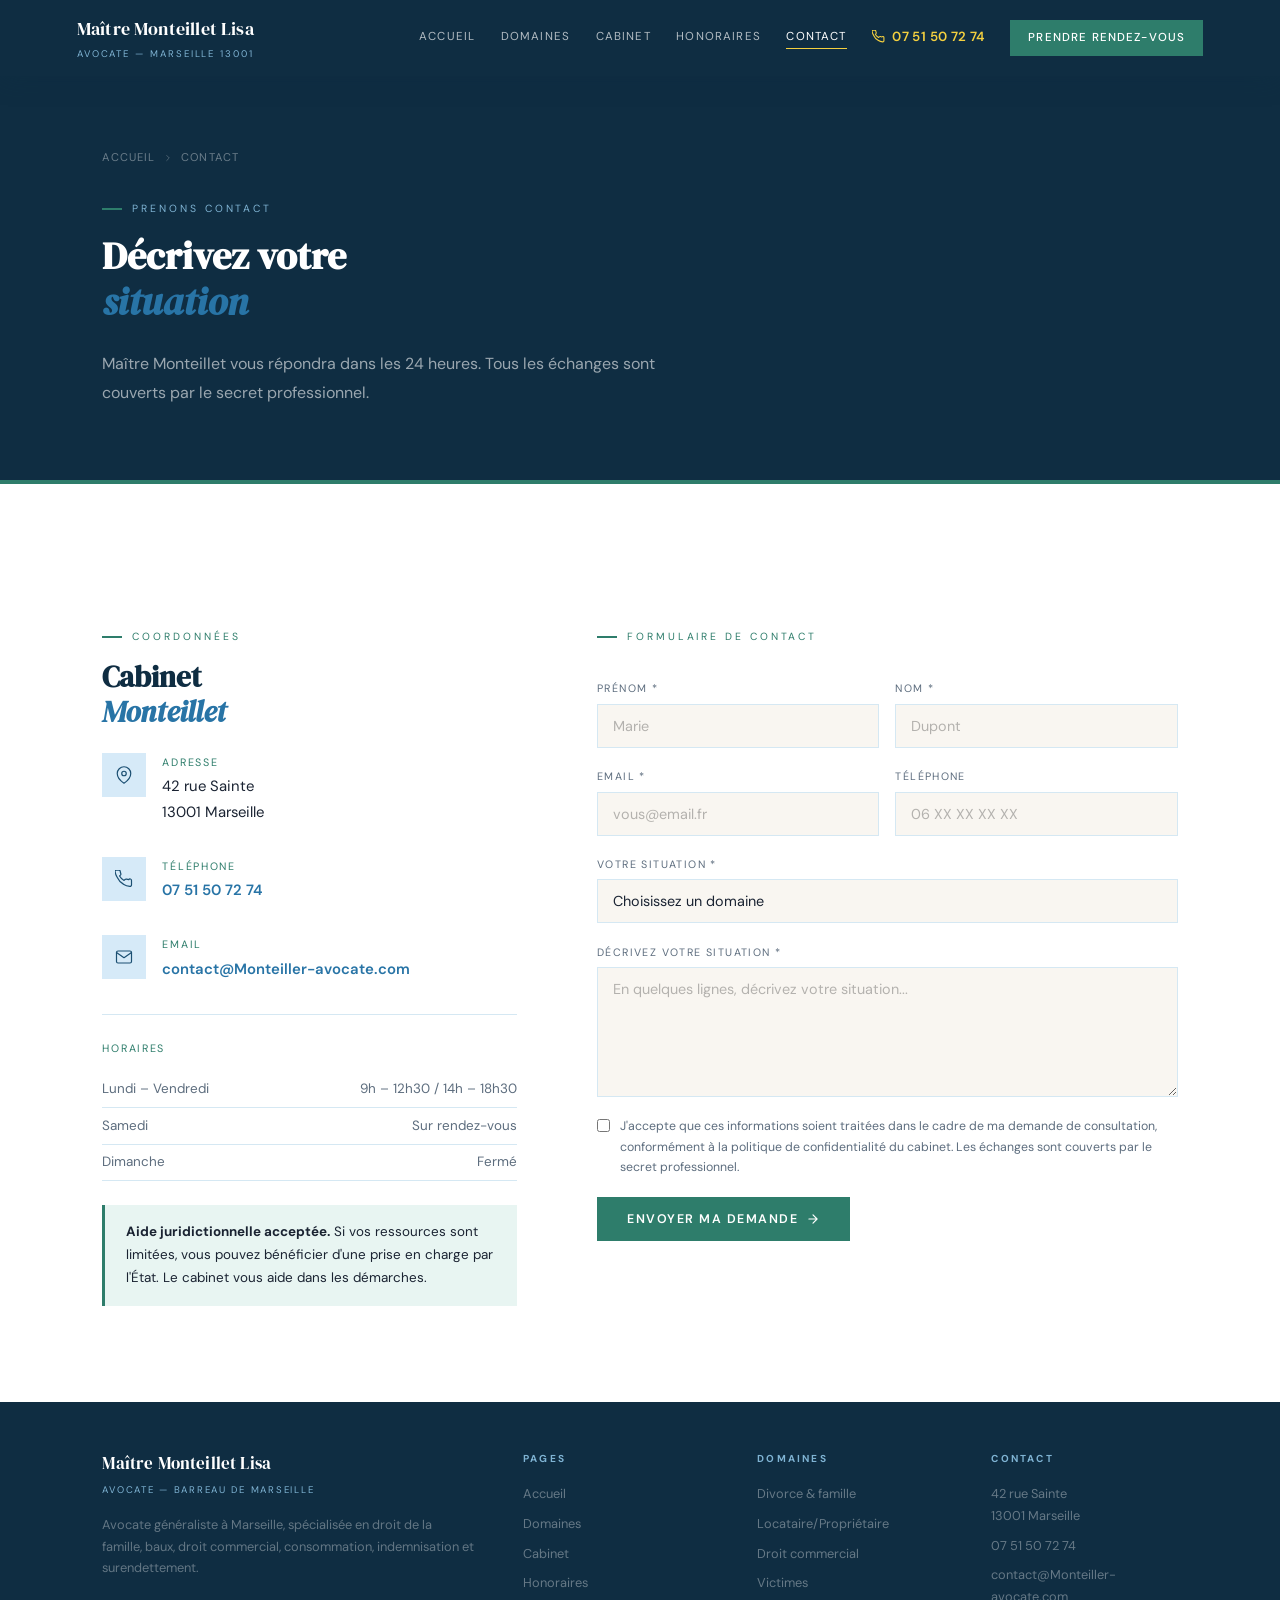
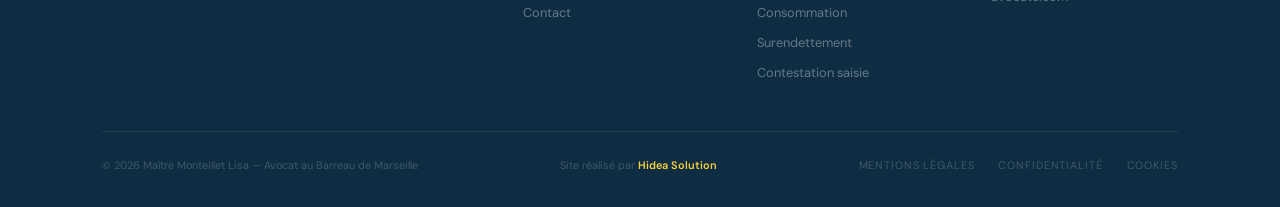
<file: contact.html>
<!DOCTYPE html>
<html lang="fr">
<head>
<meta charset="UTF-8"><meta name="viewport" content="width=device-width, initial-scale=1.0">
<title>Contact — Maître Monteillet Lisa, Avocate 42 rue Sainte Marseille</title>
<meta name="description" content="Contactez Maître Monteillet Lisa, avocate au 42 rue Sainte, 13001 Marseille. Tél: 07 51 50 72 74. Réponse sous 24h.">
<link rel="stylesheet" href="style.css">
<style>
.ct-grid { display: grid; grid-template-columns: 1fr 1.4fr; gap: 5rem; margin-top: 3rem; }
.ci { display: flex; gap: 1rem; margin-bottom: 2rem; align-items: flex-start; }
.ci-ic { width: 44px; height: 44px; flex-shrink: 0; background: var(--bleu-light); display: flex; align-items: center; justify-content: center; }
.ci-ic svg { width: 18px; height: 18px; stroke: var(--bleu); stroke-width: 1.6; fill: none; stroke-linecap: round; stroke-linejoin: round; }
.ci-l { font-size: .67rem; text-transform: uppercase; letter-spacing: .16em; color: var(--sauge); margin-bottom: 3px; }
.ci-v { font-size: .93rem; color: var(--texte); }
.ci-v a { color: var(--bleu-md); text-decoration: none; font-weight: 600; }
.ci-v a:hover { color: var(--sauge); }
.hrs { border-top: 1px solid var(--bordure); padding-top: 1.5rem; margin-top: 1.5rem; }
.hr-t { font-size: .67rem; text-transform: uppercase; letter-spacing: .16em; color: var(--sauge); margin-bottom: .9rem; }
.hr-l { display: flex; justify-content: space-between; font-size: .84rem; color: var(--doux); padding: .4rem 0; border-bottom: 1px solid var(--bordure); }
.aj-note { background: var(--sauge-light); border-left: 3px solid var(--sauge); padding: 1rem 1.3rem; margin-top: 1.5rem; font-size: .84rem; color: var(--texte); line-height: 1.7; }
.cf { display: flex; flex-direction: column; gap: 1.2rem; }
.f-row { display: grid; grid-template-columns: 1fr 1fr; gap: 1rem; }
.fg { display: flex; flex-direction: column; gap: .4rem; }
.fl { font-size: .67rem; text-transform: uppercase; letter-spacing: .13em; color: var(--doux); }
.fi, .fs, .ft { background: var(--sable); border: 1px solid var(--bordure); color: var(--texte); padding: 12px 15px; font-family: var(--fb); font-size: .9rem; outline: none; transition: border-color .2s; width: 100%; appearance: none; }
.fi::placeholder, .ft::placeholder { color: rgba(0,0,0,.28); }
.fi:focus, .fs:focus, .ft:focus { border-color: var(--sauge); box-shadow: 0 0 0 3px rgba(46,125,107,.08); }
.ft { resize: vertical; min-height: 130px; }
.f-rgpd { display: flex; align-items: flex-start; gap: 10px; font-size: .77rem; color: var(--doux); line-height: 1.65; }
.f-rgpd input { margin-top: 3px; flex-shrink: 0; accent-color: var(--sauge); }
.btn-submit { background: var(--sauge); color: var(--blanc); border: none; padding: 14px 30px; font-family: var(--fb); font-size: .78rem; font-weight: 600; letter-spacing: .12em; text-transform: uppercase; cursor: pointer; align-self: flex-start; display: flex; align-items: center; gap: 8px; transition: background .2s, transform .2s; }
.btn-submit svg { width: 14px; height: 14px; stroke: var(--blanc); fill: none; stroke-linecap: round; stroke-linejoin: round; stroke-width: 2; }
.btn-submit:hover { background: #235f52; transform: translateY(-1px); }
#form-success { display: none; color: var(--sauge); font-size: .9rem; font-style: italic; margin-top: .5rem; padding: .8rem 1rem; background: var(--sauge-light); border-left: 3px solid var(--sauge); }
@media(max-width:1040px){ .ct-grid{grid-template-columns:1fr;} .f-row{grid-template-columns:1fr;} }
</style>
</head><body>
<header>
  <a href="index.html" class="logo"><span class="logo-t">Maître Monteillet Lisa</span><span class="logo-s">Avocate — Marseille 13001</span></a>
  <button class="burger" id="burger-btn" aria-label="Ouvrir le menu" aria-expanded="false"><span></span><span></span><span></span></button>
  <nav id="nav">
    <a href="index.html">Accueil</a>
    <a href="domaines.html" >Domaines</a>
    <a href="cabinet.html" >Cabinet</a>
    <a href="honoraires.html" >Honoraires</a>
    <a href="contact.html" class='active'>Contact</a>
    <a href="tel:+33751507274" class="nav-tel"><svg viewBox="0 0 24 24" fill="none" stroke-width="2" stroke-linecap="round" stroke-linejoin="round"><path d="M22 16.92v3a2 2 0 01-2.18 2 19.79 19.79 0 01-8.63-3.07A19.5 19.5 0 013.07 10a19.79 19.79 0 01-3.07-8.67A2 2 0 012 .18h3a2 2 0 012 1.72 12.84 12.84 0 00.7 2.81 2 2 0 01-.45 2.11L6.09 7.91a16 16 0 006 6l1.27-1.27a2 2 0 012.11-.45 12.84 12.84 0 002.81.7A2 2 0 0122 14v2.92z"/></svg>07 51 50 72 74</a>
    <a href="contact.html" class="nav-cta">Prendre rendez-vous</a>
  </nav>
</header>
<div class="page-hero">
  <div class="breadcrumb"><a href="index.html">Accueil</a><svg viewBox="0 0 24 24" fill="none" stroke-width="2" stroke-linecap="round" stroke-linejoin="round"><polyline points="9 18 15 12 9 6"/></svg><span>Contact</span></div>
  <p class="s-lbl">Prenons contact</p>
  <h1 class="s-t">Décrivez votre<br><em>situation</em></h1>
  <p>Maître Monteillet vous répondra dans les 24 heures. Tous les échanges sont couverts par le secret professionnel.</p>
</div>
<section>
  <div class="ct-grid">
    <div class="reveal">
      <p class="s-lbl">Coordonnées</p>
      <h2 class="s-t" style="font-size:1.8rem">Cabinet<br><em>Monteillet</em></h2>
      <div class="ci"><div class="ci-ic"><svg viewBox="0 0 24 24"><path d="M21 10c0 7-9 13-9 13s-9-6-9-13a9 9 0 0118 0z"/><circle cx="12" cy="10" r="3"/></svg></div><div><div class="ci-l">Adresse</div><div class="ci-v">42 rue Sainte<br>13001 Marseille</div></div></div>
      <div class="ci"><div class="ci-ic"><svg viewBox="0 0 24 24"><path d="M22 16.92v3a2 2 0 01-2.18 2 19.79 19.79 0 01-8.63-3.07A19.5 19.5 0 013.07 10a19.79 19.79 0 01-3.07-8.67A2 2 0 012 .18h3a2 2 0 012 1.72 12.84 12.84 0 00.7 2.81 2 2 0 01-.45 2.11L6.09 7.91a16 16 0 006 6l1.27-1.27a2 2 0 012.11-.45 12.84 12.84 0 002.81.7A2 2 0 0122 14v2.92z"/></svg></div><div><div class="ci-l">Téléphone</div><div class="ci-v"><a href="tel:+33751507274">07 51 50 72 74</a></div></div></div>
      <div class="ci"><div class="ci-ic"><svg viewBox="0 0 24 24"><path d="M4 4h16c1.1 0 2 .9 2 2v12c0 1.1-.9 2-2 2H4c-1.1 0-2-.9-2-2V6c0-1.1.9-2 2-2z"/><polyline points="22,6 12,13 2,6"/></svg></div><div><div class="ci-l">Email</div><div class="ci-v"><a href="mailto:contact@Monteiller-avocate.com">contact@Monteiller-avocate.com</a></div></div></div>
      <div class="hrs">
        <div class="hr-t">Horaires</div>
        <div class="hr-l"><span>Lundi – Vendredi</span><span>9h – 12h30 / 14h – 18h30</span></div>
        <div class="hr-l"><span>Samedi</span><span>Sur rendez-vous</span></div>
        <div class="hr-l"><span>Dimanche</span><span>Fermé</span></div>
      </div>
      <div class="aj-note"><strong>Aide juridictionnelle acceptée.</strong> Si vos ressources sont limitées, vous pouvez bénéficier d'une prise en charge par l'État. Le cabinet vous aide dans les démarches.</div>
    </div>
    <form class="cf reveal" id="form-contact" novalidate>
      <p class="s-lbl">Formulaire de contact</p>
      <div class="f-row">
        <div class="fg"><label class="fl" for="prenom">Prénom *</label><input class="fi" type="text" id="prenom" placeholder="Marie" required></div>
        <div class="fg"><label class="fl" for="nom">Nom *</label><input class="fi" type="text" id="nom" placeholder="Dupont" required></div>
      </div>
      <div class="f-row">
        <div class="fg"><label class="fl" for="email">Email *</label><input class="fi" type="email" id="email" placeholder="vous@email.fr" required></div>
        <div class="fg"><label class="fl" for="tel">Téléphone</label><input class="fi" type="tel" id="tel" placeholder="06 XX XX XX XX"></div>
      </div>
      <div class="fg">
        <label class="fl" for="domaine">Votre situation *</label>
        <select class="fs" id="domaine" required>
          <option value="" disabled selected>Choisissez un domaine</option>
          <option>Divorce – Garde d'enfants</option>
          <option>Locataire / Propriétaire</option>
          <option>Droit commercial</option>
          <option>Indemnisation des victimes</option>
          <option>Droit de la consommation</option>
          <option>Surendettement – Droit bancaire</option>
          <option>Contestation saisie – Huissier</option>
          <option>Autre situation</option>
        </select>
      </div>
      <div class="fg"><label class="fl" for="message">Décrivez votre situation *</label><textarea class="ft" id="message" placeholder="En quelques lignes, décrivez votre situation..." required></textarea></div>
      <label class="f-rgpd"><input type="checkbox" id="rgpd" required>J'accepte que ces informations soient traitées dans le cadre de ma demande de consultation, conformément à la politique de confidentialité du cabinet. Les échanges sont couverts par le secret professionnel.</label>
      <button type="submit" class="btn-submit">Envoyer ma demande <svg viewBox="0 0 24 24" fill="none" stroke-width="2" stroke-linecap="round" stroke-linejoin="round"><path d="M5 12h14M12 5l7 7-7 7"/></svg></button>
      <div id="form-success">Votre message a bien été envoyé. Maître Monteillet vous répondra dans les 24h.</div>
    </form>
  </div>
</section>
<footer>
  <div class="footer-top">
    <div class="footer-brand"><span class="logo-t">Maître Monteillet Lisa</span><span class="logo-s">Avocate — Barreau de Marseille</span><p>Avocate généraliste à Marseille, spécialisée en droit de la famille, baux, droit commercial, consommation, indemnisation et surendettement.</p></div>
    <div class="footer-col"><h4>Pages</h4><a href="index.html">Accueil</a><a href="domaines.html">Domaines</a><a href="cabinet.html">Cabinet</a><a href="honoraires.html">Honoraires</a><a href="contact.html">Contact</a></div>
    <div class="footer-col"><h4>Domaines</h4><a href="domaines.html#divorce">Divorce & famille</a><a href="domaines.html#locataire">Locataire/Propriétaire</a><a href="domaines.html#commercial">Droit commercial</a><a href="domaines.html#victimes">Victimes</a><a href="domaines.html#conso">Consommation</a><a href="domaines.html#surendettement">Surendettement</a><a href="domaines.html#saisie">Contestation saisie</a></div>
    <div class="footer-col"><h4>Contact</h4><p>42 rue Sainte<br>13001 Marseille</p><a href="tel:+33751507274">07 51 50 72 74</a><a href="mailto:contact@Monteiller-avocate.com">contact@Monteiller-avocate.com</a></div>
  </div>
  <div class="footer-bottom">
    <div class="footer-copy">© 2026 Maître Monteillet Lisa — Avocat au Barreau de Marseille</div>
    <div class="footer-powered">Site réalisé par <a href="https://www.hidea-solution.fr" target="_blank" rel="noopener">Hidea Solution</a></div>
    <div class="footer-legal"><a href="#">Mentions légales</a><a href="#">Confidentialité</a><a href="#">Cookies</a></div>
  </div>
</footer><script src="main.js"></script>
</body></html>
</file>
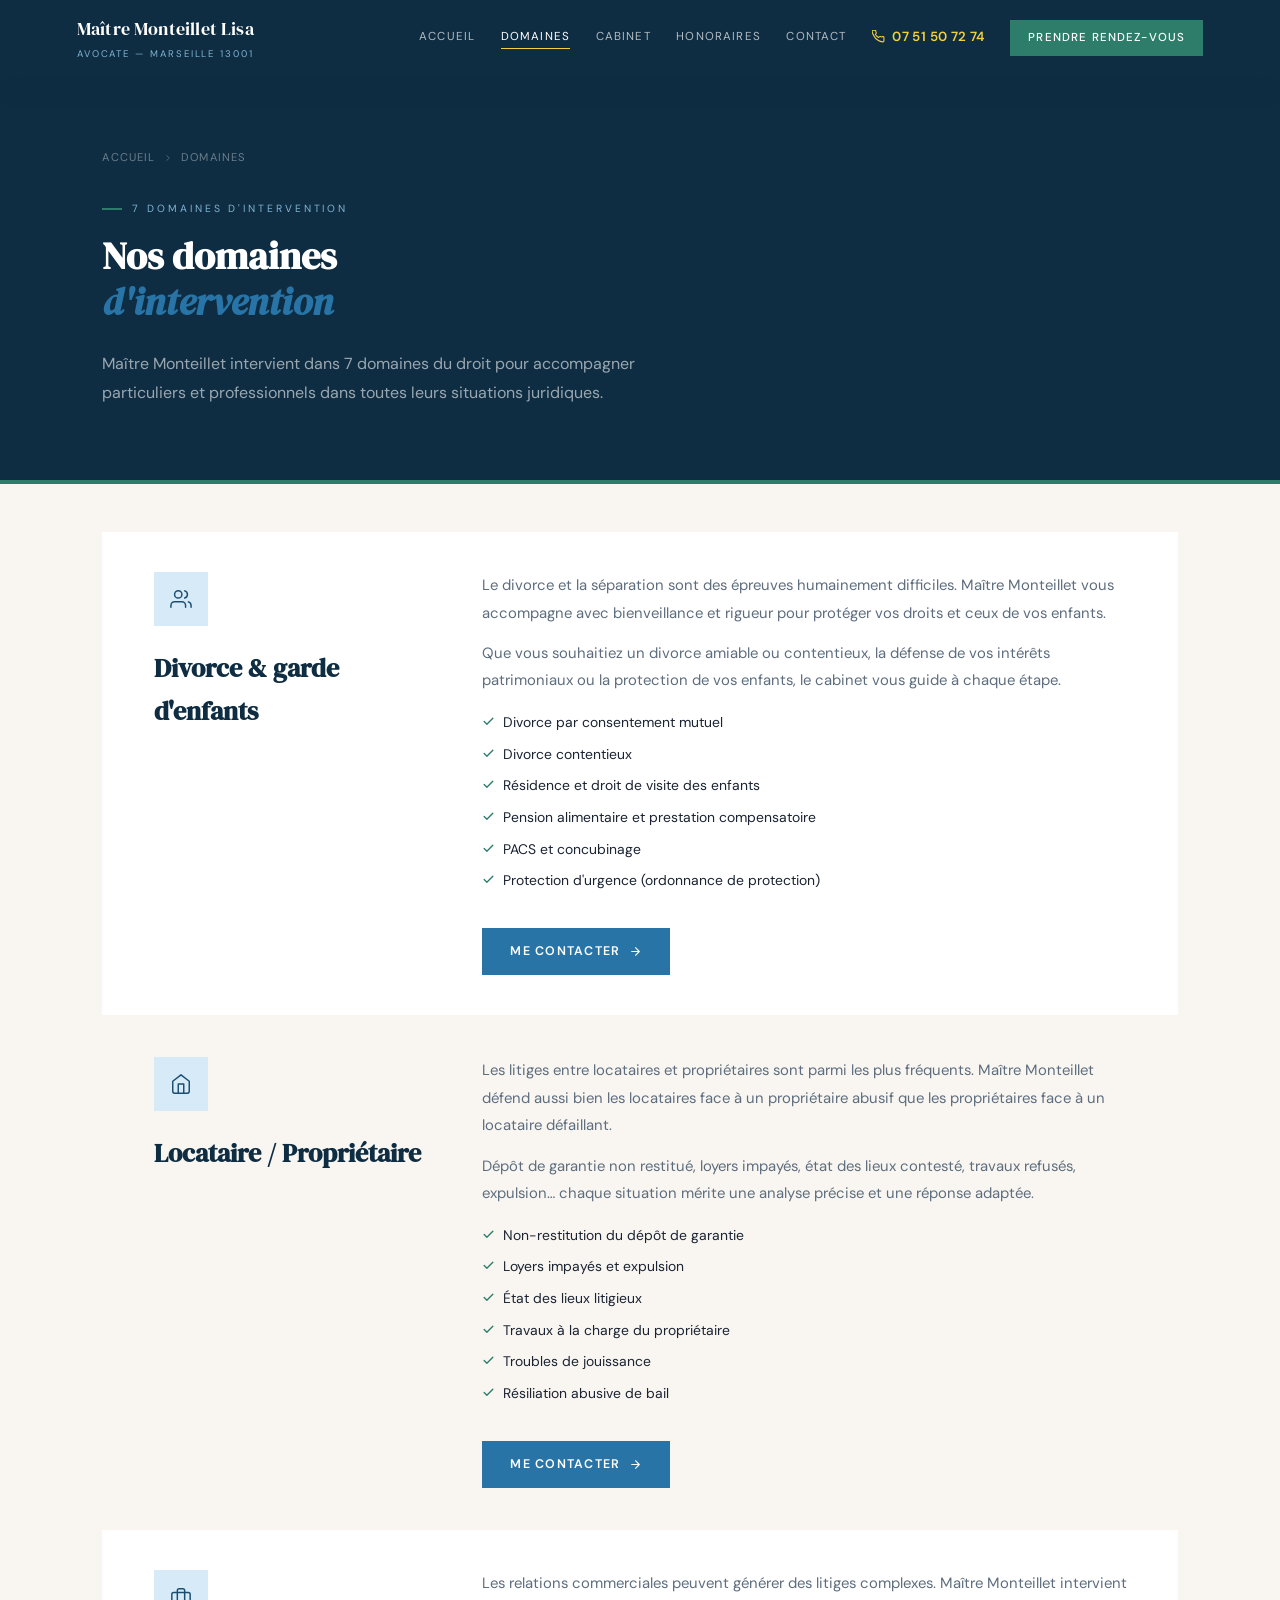
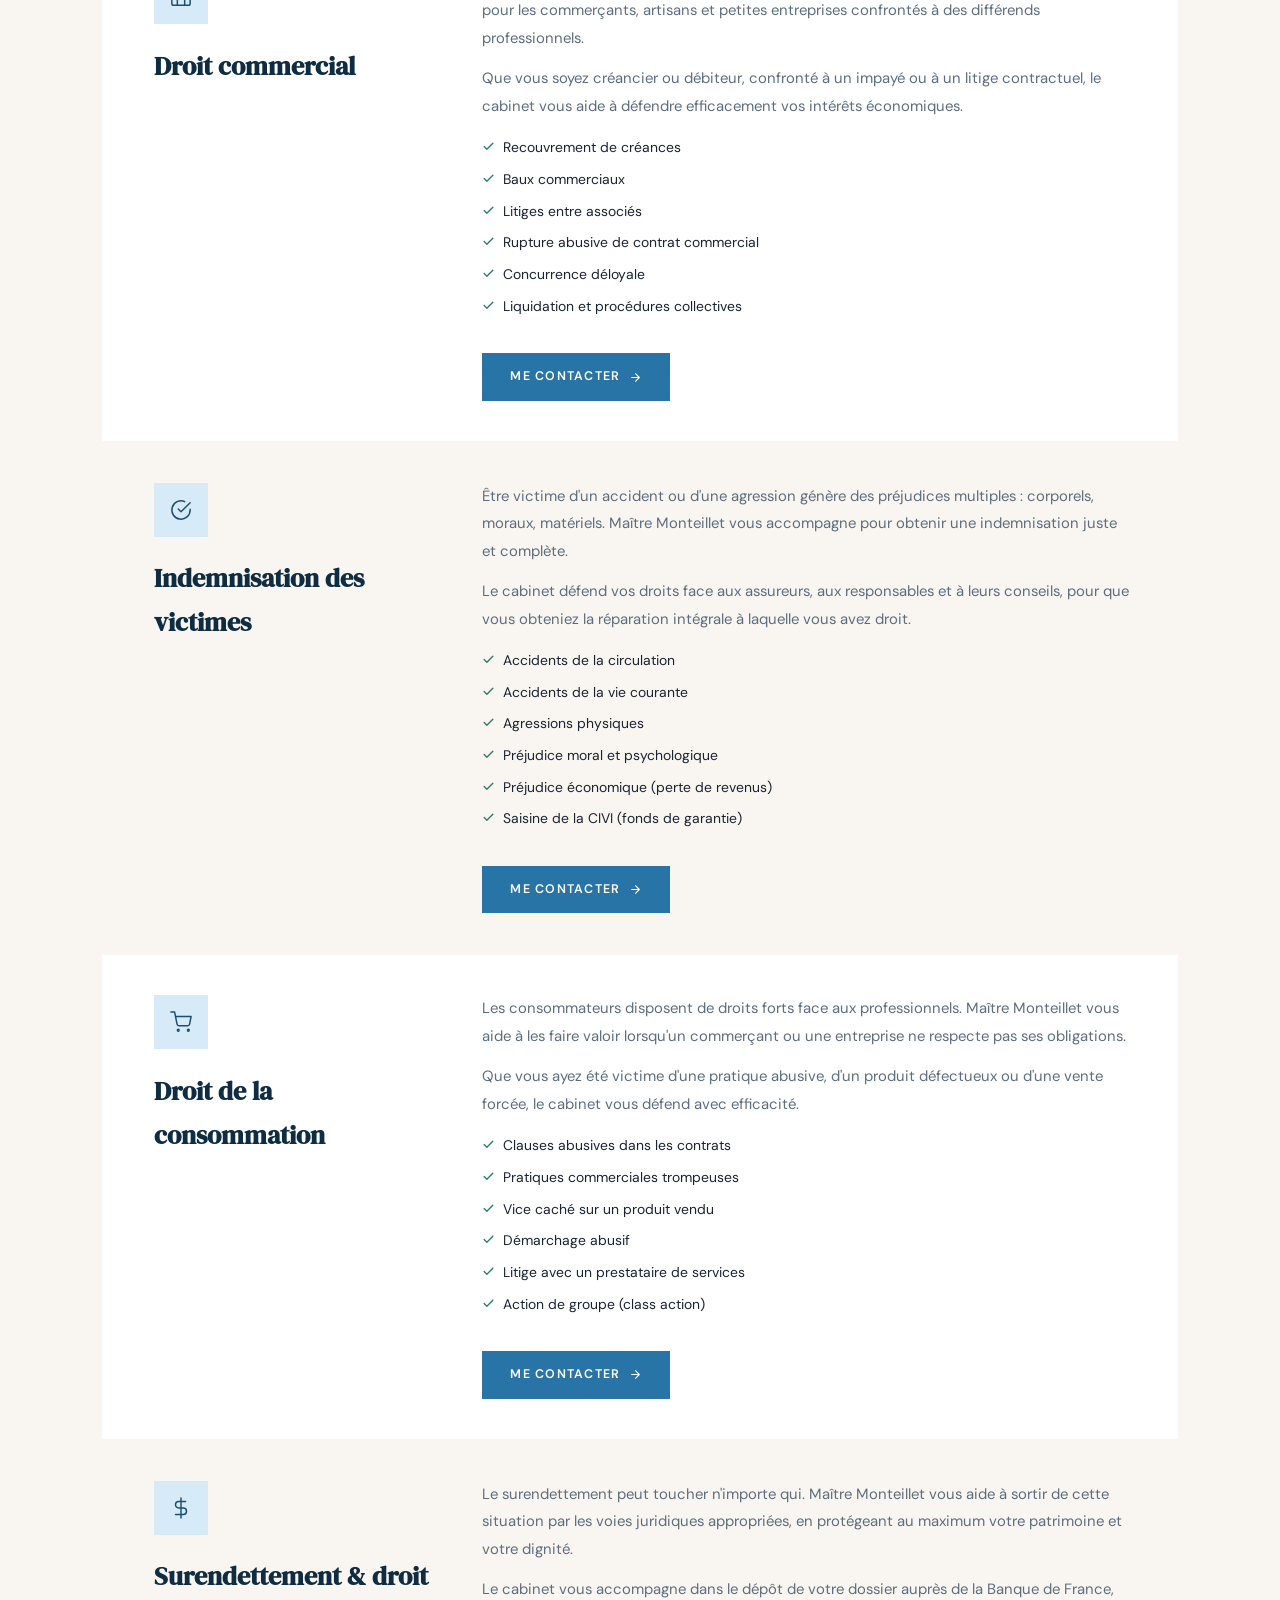
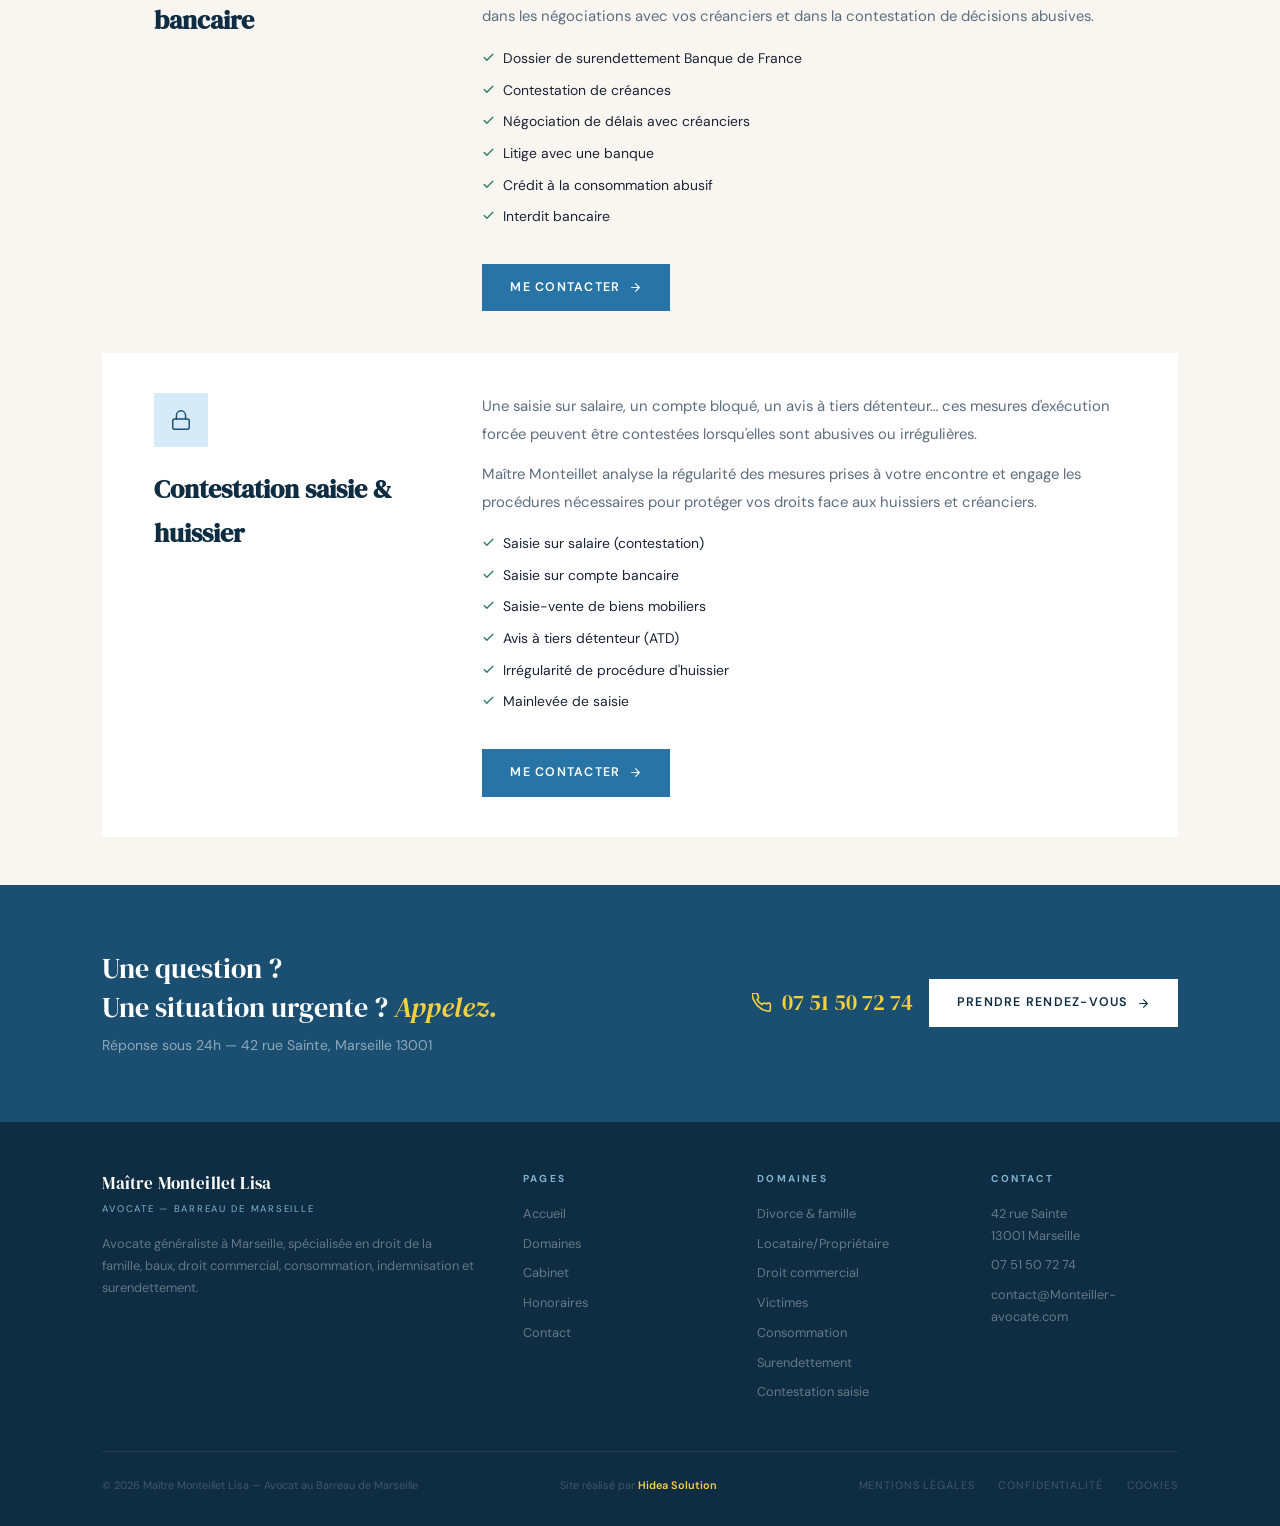
<file: domaines.html>
<!DOCTYPE html>
<html lang="fr">
<head>
<meta charset="UTF-8"><meta name="viewport" content="width=device-width, initial-scale=1.0">
<title>Domaines d'intervention — Maître Monteillet Lisa, Avocate Marseille</title>
<meta name="description" content="Maître Monteillet Lisa intervient en droit de la famille, baux, droit commercial, indemnisation, consommation, surendettement et contestation de saisie à Marseille.">
<link rel="stylesheet" href="style.css">
<style>
.dc-full { background: var(--blanc); padding: 2.5rem 3rem; display: grid; grid-template-columns: 280px 1fr; gap: 3rem; align-items: start; border-left: 4px solid transparent; transition: border-color .25s; scroll-margin-top:90px; }
.dc-full:nth-child(even) { background: var(--sable); }
.dc-full:hover { border-left-color: var(--sauge); }
.dc-full-t { font-family: var(--fd); font-size: 1.6rem; color: var(--bleu-dk); margin: 1rem 0 .5rem; }
.dc-p { color: var(--doux); line-height: 1.85; margin-bottom: .8rem; font-size: .93rem; }
.dc-liste { list-style: none; display: flex; flex-direction: column; gap: .5rem; margin: 1rem 0; }
.dc-liste li { display: flex; align-items: flex-start; gap: 8px; font-size: .87rem; color: var(--texte); }
.dc-liste li svg { width: 13px; height: 13px; flex-shrink: 0; margin-top: 4px; }
@media(max-width:900px){ .dc-full{grid-template-columns:1fr;padding:2rem 1.5rem;} }
</style>
</head><body>
<header>
  <a href="index.html" class="logo"><span class="logo-t">Maître Monteillet Lisa</span><span class="logo-s">Avocate — Marseille 13001</span></a>
  <button class="burger" id="burger-btn" aria-label="Ouvrir le menu" aria-expanded="false"><span></span><span></span><span></span></button>
  <nav id="nav">
    <a href="index.html">Accueil</a>
    <a href="domaines.html" class='active'>Domaines</a>
    <a href="cabinet.html" >Cabinet</a>
    <a href="honoraires.html" >Honoraires</a>
    <a href="contact.html" >Contact</a>
    <a href="tel:+33751507274" class="nav-tel"><svg viewBox="0 0 24 24" fill="none" stroke-width="2" stroke-linecap="round" stroke-linejoin="round"><path d="M22 16.92v3a2 2 0 01-2.18 2 19.79 19.79 0 01-8.63-3.07A19.5 19.5 0 013.07 10a19.79 19.79 0 01-3.07-8.67A2 2 0 012 .18h3a2 2 0 012 1.72 12.84 12.84 0 00.7 2.81 2 2 0 01-.45 2.11L6.09 7.91a16 16 0 006 6l1.27-1.27a2 2 0 012.11-.45 12.84 12.84 0 002.81.7A2 2 0 0122 14v2.92z"/></svg>07 51 50 72 74</a>
    <a href="contact.html" class="nav-cta">Prendre rendez-vous</a>
  </nav>
</header>
<div class="page-hero">
  <div class="breadcrumb"><a href="index.html">Accueil</a><svg viewBox="0 0 24 24" fill="none" stroke-width="2" stroke-linecap="round" stroke-linejoin="round"><polyline points="9 18 15 12 9 6"/></svg><span>Domaines</span></div>
  <p class="s-lbl">7 domaines d'intervention</p>
  <h1 class="s-t">Nos domaines<br><em>d'intervention</em></h1>
  <p>Maître Monteillet intervient dans 7 domaines du droit pour accompagner particuliers et professionnels dans toutes leurs situations juridiques.</p>
</div>
<section style="padding-top:3rem;padding-bottom:3rem;background:var(--sable)">
  <div style="display:flex;flex-direction:column;gap:2px">
    <div class="dc-full reveal" id="divorce">
      <div class="dc-full-head">
        <div class="ic-box" style="width:54px;height:54px"><svg viewBox="0 0 24 24" fill="none" stroke="var(--bleu)" stroke-width="1.6" stroke-linecap="round" stroke-linejoin="round"><path d="M17 21v-2a4 4 0 00-4-4H5a4 4 0 00-4 4v2"/><circle cx="9" cy="7" r="4"/><path d="M23 21v-2a4 4 0 00-3-3.87M16 3.13a4 4 0 010 7.75"/></svg></div>
        <h2 class="dc-full-t">Divorce &amp; garde d'enfants</h2>
      </div>
      <div class="dc-full-body">
        <p class="dc-p">Le divorce et la séparation sont des épreuves humainement difficiles. Maître Monteillet vous accompagne avec bienveillance et rigueur pour protéger vos droits et ceux de vos enfants.</p>
        <p class="dc-p">Que vous souhaitiez un divorce amiable ou contentieux, la défense de vos intérêts patrimoniaux ou la protection de vos enfants, le cabinet vous guide à chaque étape.</p>
        <ul class="dc-liste"><li><svg viewBox="0 0 24 24" fill="none" stroke="var(--sauge)" stroke-width="2.5" stroke-linecap="round" stroke-linejoin="round"><polyline points="20 6 9 17 4 12"/></svg>Divorce par consentement mutuel</li><li><svg viewBox="0 0 24 24" fill="none" stroke="var(--sauge)" stroke-width="2.5" stroke-linecap="round" stroke-linejoin="round"><polyline points="20 6 9 17 4 12"/></svg>Divorce contentieux</li><li><svg viewBox="0 0 24 24" fill="none" stroke="var(--sauge)" stroke-width="2.5" stroke-linecap="round" stroke-linejoin="round"><polyline points="20 6 9 17 4 12"/></svg>Résidence et droit de visite des enfants</li><li><svg viewBox="0 0 24 24" fill="none" stroke="var(--sauge)" stroke-width="2.5" stroke-linecap="round" stroke-linejoin="round"><polyline points="20 6 9 17 4 12"/></svg>Pension alimentaire et prestation compensatoire</li><li><svg viewBox="0 0 24 24" fill="none" stroke="var(--sauge)" stroke-width="2.5" stroke-linecap="round" stroke-linejoin="round"><polyline points="20 6 9 17 4 12"/></svg>PACS et concubinage</li><li><svg viewBox="0 0 24 24" fill="none" stroke="var(--sauge)" stroke-width="2.5" stroke-linecap="round" stroke-linejoin="round"><polyline points="20 6 9 17 4 12"/></svg>Protection d'urgence (ordonnance de protection)</li></ul>
        <a href="contact.html" class="btn-bleu" style="margin-top:1.2rem">Me contacter <svg viewBox="0 0 24 24" fill="none" stroke-width="2" stroke-linecap="round" stroke-linejoin="round"><path d="M5 12h14M12 5l7 7-7 7"/></svg></a>
      </div>
    </div><div class="dc-full reveal" id="locataire">
      <div class="dc-full-head">
        <div class="ic-box" style="width:54px;height:54px"><svg viewBox="0 0 24 24" fill="none" stroke="var(--bleu)" stroke-width="1.6" stroke-linecap="round" stroke-linejoin="round"><path d="M3 9l9-7 9 7v11a2 2 0 01-2 2H5a2 2 0 01-2-2z"/><polyline points="9 22 9 12 15 12 15 22"/></svg></div>
        <h2 class="dc-full-t">Locataire / Propriétaire</h2>
      </div>
      <div class="dc-full-body">
        <p class="dc-p">Les litiges entre locataires et propriétaires sont parmi les plus fréquents. Maître Monteillet défend aussi bien les locataires face à un propriétaire abusif que les propriétaires face à un locataire défaillant.</p>
        <p class="dc-p">Dépôt de garantie non restitué, loyers impayés, état des lieux contesté, travaux refusés, expulsion… chaque situation mérite une analyse précise et une réponse adaptée.</p>
        <ul class="dc-liste"><li><svg viewBox="0 0 24 24" fill="none" stroke="var(--sauge)" stroke-width="2.5" stroke-linecap="round" stroke-linejoin="round"><polyline points="20 6 9 17 4 12"/></svg>Non-restitution du dépôt de garantie</li><li><svg viewBox="0 0 24 24" fill="none" stroke="var(--sauge)" stroke-width="2.5" stroke-linecap="round" stroke-linejoin="round"><polyline points="20 6 9 17 4 12"/></svg>Loyers impayés et expulsion</li><li><svg viewBox="0 0 24 24" fill="none" stroke="var(--sauge)" stroke-width="2.5" stroke-linecap="round" stroke-linejoin="round"><polyline points="20 6 9 17 4 12"/></svg>État des lieux litigieux</li><li><svg viewBox="0 0 24 24" fill="none" stroke="var(--sauge)" stroke-width="2.5" stroke-linecap="round" stroke-linejoin="round"><polyline points="20 6 9 17 4 12"/></svg>Travaux à la charge du propriétaire</li><li><svg viewBox="0 0 24 24" fill="none" stroke="var(--sauge)" stroke-width="2.5" stroke-linecap="round" stroke-linejoin="round"><polyline points="20 6 9 17 4 12"/></svg>Troubles de jouissance</li><li><svg viewBox="0 0 24 24" fill="none" stroke="var(--sauge)" stroke-width="2.5" stroke-linecap="round" stroke-linejoin="round"><polyline points="20 6 9 17 4 12"/></svg>Résiliation abusive de bail</li></ul>
        <a href="contact.html" class="btn-bleu" style="margin-top:1.2rem">Me contacter <svg viewBox="0 0 24 24" fill="none" stroke-width="2" stroke-linecap="round" stroke-linejoin="round"><path d="M5 12h14M12 5l7 7-7 7"/></svg></a>
      </div>
    </div><div class="dc-full reveal" id="commercial">
      <div class="dc-full-head">
        <div class="ic-box" style="width:54px;height:54px"><svg viewBox="0 0 24 24" fill="none" stroke="var(--bleu)" stroke-width="1.6" stroke-linecap="round" stroke-linejoin="round"><rect x="2" y="7" width="20" height="14" rx="2"/><path d="M16 21V5a2 2 0 00-2-2h-4a2 2 0 00-2 2v16"/></svg></div>
        <h2 class="dc-full-t">Droit commercial</h2>
      </div>
      <div class="dc-full-body">
        <p class="dc-p">Les relations commerciales peuvent générer des litiges complexes. Maître Monteillet intervient pour les commerçants, artisans et petites entreprises confrontés à des différends professionnels.</p>
        <p class="dc-p">Que vous soyez créancier ou débiteur, confronté à un impayé ou à un litige contractuel, le cabinet vous aide à défendre efficacement vos intérêts économiques.</p>
        <ul class="dc-liste"><li><svg viewBox="0 0 24 24" fill="none" stroke="var(--sauge)" stroke-width="2.5" stroke-linecap="round" stroke-linejoin="round"><polyline points="20 6 9 17 4 12"/></svg>Recouvrement de créances</li><li><svg viewBox="0 0 24 24" fill="none" stroke="var(--sauge)" stroke-width="2.5" stroke-linecap="round" stroke-linejoin="round"><polyline points="20 6 9 17 4 12"/></svg>Baux commerciaux</li><li><svg viewBox="0 0 24 24" fill="none" stroke="var(--sauge)" stroke-width="2.5" stroke-linecap="round" stroke-linejoin="round"><polyline points="20 6 9 17 4 12"/></svg>Litiges entre associés</li><li><svg viewBox="0 0 24 24" fill="none" stroke="var(--sauge)" stroke-width="2.5" stroke-linecap="round" stroke-linejoin="round"><polyline points="20 6 9 17 4 12"/></svg>Rupture abusive de contrat commercial</li><li><svg viewBox="0 0 24 24" fill="none" stroke="var(--sauge)" stroke-width="2.5" stroke-linecap="round" stroke-linejoin="round"><polyline points="20 6 9 17 4 12"/></svg>Concurrence déloyale</li><li><svg viewBox="0 0 24 24" fill="none" stroke="var(--sauge)" stroke-width="2.5" stroke-linecap="round" stroke-linejoin="round"><polyline points="20 6 9 17 4 12"/></svg>Liquidation et procédures collectives</li></ul>
        <a href="contact.html" class="btn-bleu" style="margin-top:1.2rem">Me contacter <svg viewBox="0 0 24 24" fill="none" stroke-width="2" stroke-linecap="round" stroke-linejoin="round"><path d="M5 12h14M12 5l7 7-7 7"/></svg></a>
      </div>
    </div><div class="dc-full reveal" id="victimes">
      <div class="dc-full-head">
        <div class="ic-box" style="width:54px;height:54px"><svg viewBox="0 0 24 24" fill="none" stroke="var(--bleu)" stroke-width="1.6" stroke-linecap="round" stroke-linejoin="round"><path d="M22 11.08V12a10 10 0 11-5.93-9.14"/><polyline points="22 4 12 14.01 9 11.01"/></svg></div>
        <h2 class="dc-full-t">Indemnisation des victimes</h2>
      </div>
      <div class="dc-full-body">
        <p class="dc-p">Être victime d'un accident ou d'une agression génère des préjudices multiples : corporels, moraux, matériels. Maître Monteillet vous accompagne pour obtenir une indemnisation juste et complète.</p>
        <p class="dc-p">Le cabinet défend vos droits face aux assureurs, aux responsables et à leurs conseils, pour que vous obteniez la réparation intégrale à laquelle vous avez droit.</p>
        <ul class="dc-liste"><li><svg viewBox="0 0 24 24" fill="none" stroke="var(--sauge)" stroke-width="2.5" stroke-linecap="round" stroke-linejoin="round"><polyline points="20 6 9 17 4 12"/></svg>Accidents de la circulation</li><li><svg viewBox="0 0 24 24" fill="none" stroke="var(--sauge)" stroke-width="2.5" stroke-linecap="round" stroke-linejoin="round"><polyline points="20 6 9 17 4 12"/></svg>Accidents de la vie courante</li><li><svg viewBox="0 0 24 24" fill="none" stroke="var(--sauge)" stroke-width="2.5" stroke-linecap="round" stroke-linejoin="round"><polyline points="20 6 9 17 4 12"/></svg>Agressions physiques</li><li><svg viewBox="0 0 24 24" fill="none" stroke="var(--sauge)" stroke-width="2.5" stroke-linecap="round" stroke-linejoin="round"><polyline points="20 6 9 17 4 12"/></svg>Préjudice moral et psychologique</li><li><svg viewBox="0 0 24 24" fill="none" stroke="var(--sauge)" stroke-width="2.5" stroke-linecap="round" stroke-linejoin="round"><polyline points="20 6 9 17 4 12"/></svg>Préjudice économique (perte de revenus)</li><li><svg viewBox="0 0 24 24" fill="none" stroke="var(--sauge)" stroke-width="2.5" stroke-linecap="round" stroke-linejoin="round"><polyline points="20 6 9 17 4 12"/></svg>Saisine de la CIVI (fonds de garantie)</li></ul>
        <a href="contact.html" class="btn-bleu" style="margin-top:1.2rem">Me contacter <svg viewBox="0 0 24 24" fill="none" stroke-width="2" stroke-linecap="round" stroke-linejoin="round"><path d="M5 12h14M12 5l7 7-7 7"/></svg></a>
      </div>
    </div><div class="dc-full reveal" id="conso">
      <div class="dc-full-head">
        <div class="ic-box" style="width:54px;height:54px"><svg viewBox="0 0 24 24" fill="none" stroke="var(--bleu)" stroke-width="1.6" stroke-linecap="round" stroke-linejoin="round"><circle cx="9" cy="21" r="1"/><circle cx="20" cy="21" r="1"/><path d="M1 1h4l2.68 13.39a2 2 0 002 1.61h9.72a2 2 0 002-1.61L23 6H6"/></svg></div>
        <h2 class="dc-full-t">Droit de la consommation</h2>
      </div>
      <div class="dc-full-body">
        <p class="dc-p">Les consommateurs disposent de droits forts face aux professionnels. Maître Monteillet vous aide à les faire valoir lorsqu'un commerçant ou une entreprise ne respecte pas ses obligations.</p>
        <p class="dc-p">Que vous ayez été victime d'une pratique abusive, d'un produit défectueux ou d'une vente forcée, le cabinet vous défend avec efficacité.</p>
        <ul class="dc-liste"><li><svg viewBox="0 0 24 24" fill="none" stroke="var(--sauge)" stroke-width="2.5" stroke-linecap="round" stroke-linejoin="round"><polyline points="20 6 9 17 4 12"/></svg>Clauses abusives dans les contrats</li><li><svg viewBox="0 0 24 24" fill="none" stroke="var(--sauge)" stroke-width="2.5" stroke-linecap="round" stroke-linejoin="round"><polyline points="20 6 9 17 4 12"/></svg>Pratiques commerciales trompeuses</li><li><svg viewBox="0 0 24 24" fill="none" stroke="var(--sauge)" stroke-width="2.5" stroke-linecap="round" stroke-linejoin="round"><polyline points="20 6 9 17 4 12"/></svg>Vice caché sur un produit vendu</li><li><svg viewBox="0 0 24 24" fill="none" stroke="var(--sauge)" stroke-width="2.5" stroke-linecap="round" stroke-linejoin="round"><polyline points="20 6 9 17 4 12"/></svg>Démarchage abusif</li><li><svg viewBox="0 0 24 24" fill="none" stroke="var(--sauge)" stroke-width="2.5" stroke-linecap="round" stroke-linejoin="round"><polyline points="20 6 9 17 4 12"/></svg>Litige avec un prestataire de services</li><li><svg viewBox="0 0 24 24" fill="none" stroke="var(--sauge)" stroke-width="2.5" stroke-linecap="round" stroke-linejoin="round"><polyline points="20 6 9 17 4 12"/></svg>Action de groupe (class action)</li></ul>
        <a href="contact.html" class="btn-bleu" style="margin-top:1.2rem">Me contacter <svg viewBox="0 0 24 24" fill="none" stroke-width="2" stroke-linecap="round" stroke-linejoin="round"><path d="M5 12h14M12 5l7 7-7 7"/></svg></a>
      </div>
    </div><div class="dc-full reveal" id="surendettement">
      <div class="dc-full-head">
        <div class="ic-box" style="width:54px;height:54px"><svg viewBox="0 0 24 24" fill="none" stroke="var(--bleu)" stroke-width="1.6" stroke-linecap="round" stroke-linejoin="round"><line x1="12" y1="1" x2="12" y2="23"/><path d="M17 5H9.5a3.5 3.5 0 100 7h5a3.5 3.5 0 010 7H6"/></svg></div>
        <h2 class="dc-full-t">Surendettement &amp; droit bancaire</h2>
      </div>
      <div class="dc-full-body">
        <p class="dc-p">Le surendettement peut toucher n'importe qui. Maître Monteillet vous aide à sortir de cette situation par les voies juridiques appropriées, en protégeant au maximum votre patrimoine et votre dignité.</p>
        <p class="dc-p">Le cabinet vous accompagne dans le dépôt de votre dossier auprès de la Banque de France, dans les négociations avec vos créanciers et dans la contestation de décisions abusives.</p>
        <ul class="dc-liste"><li><svg viewBox="0 0 24 24" fill="none" stroke="var(--sauge)" stroke-width="2.5" stroke-linecap="round" stroke-linejoin="round"><polyline points="20 6 9 17 4 12"/></svg>Dossier de surendettement Banque de France</li><li><svg viewBox="0 0 24 24" fill="none" stroke="var(--sauge)" stroke-width="2.5" stroke-linecap="round" stroke-linejoin="round"><polyline points="20 6 9 17 4 12"/></svg>Contestation de créances</li><li><svg viewBox="0 0 24 24" fill="none" stroke="var(--sauge)" stroke-width="2.5" stroke-linecap="round" stroke-linejoin="round"><polyline points="20 6 9 17 4 12"/></svg>Négociation de délais avec créanciers</li><li><svg viewBox="0 0 24 24" fill="none" stroke="var(--sauge)" stroke-width="2.5" stroke-linecap="round" stroke-linejoin="round"><polyline points="20 6 9 17 4 12"/></svg>Litige avec une banque</li><li><svg viewBox="0 0 24 24" fill="none" stroke="var(--sauge)" stroke-width="2.5" stroke-linecap="round" stroke-linejoin="round"><polyline points="20 6 9 17 4 12"/></svg>Crédit à la consommation abusif</li><li><svg viewBox="0 0 24 24" fill="none" stroke="var(--sauge)" stroke-width="2.5" stroke-linecap="round" stroke-linejoin="round"><polyline points="20 6 9 17 4 12"/></svg>Interdit bancaire</li></ul>
        <a href="contact.html" class="btn-bleu" style="margin-top:1.2rem">Me contacter <svg viewBox="0 0 24 24" fill="none" stroke-width="2" stroke-linecap="round" stroke-linejoin="round"><path d="M5 12h14M12 5l7 7-7 7"/></svg></a>
      </div>
    </div><div class="dc-full reveal" id="saisie">
      <div class="dc-full-head">
        <div class="ic-box" style="width:54px;height:54px"><svg viewBox="0 0 24 24" fill="none" stroke="var(--bleu)" stroke-width="1.6" stroke-linecap="round" stroke-linejoin="round"><rect x="3" y="11" width="18" height="11" rx="2" ry="2"/><path d="M7 11V7a5 5 0 0110 0v4"/></svg></div>
        <h2 class="dc-full-t">Contestation saisie &amp; huissier</h2>
      </div>
      <div class="dc-full-body">
        <p class="dc-p">Une saisie sur salaire, un compte bloqué, un avis à tiers détenteur… ces mesures d'exécution forcée peuvent être contestées lorsqu'elles sont abusives ou irrégulières.</p>
        <p class="dc-p">Maître Monteillet analyse la régularité des mesures prises à votre encontre et engage les procédures nécessaires pour protéger vos droits face aux huissiers et créanciers.</p>
        <ul class="dc-liste"><li><svg viewBox="0 0 24 24" fill="none" stroke="var(--sauge)" stroke-width="2.5" stroke-linecap="round" stroke-linejoin="round"><polyline points="20 6 9 17 4 12"/></svg>Saisie sur salaire (contestation)</li><li><svg viewBox="0 0 24 24" fill="none" stroke="var(--sauge)" stroke-width="2.5" stroke-linecap="round" stroke-linejoin="round"><polyline points="20 6 9 17 4 12"/></svg>Saisie sur compte bancaire</li><li><svg viewBox="0 0 24 24" fill="none" stroke="var(--sauge)" stroke-width="2.5" stroke-linecap="round" stroke-linejoin="round"><polyline points="20 6 9 17 4 12"/></svg>Saisie-vente de biens mobiliers</li><li><svg viewBox="0 0 24 24" fill="none" stroke="var(--sauge)" stroke-width="2.5" stroke-linecap="round" stroke-linejoin="round"><polyline points="20 6 9 17 4 12"/></svg>Avis à tiers détenteur (ATD)</li><li><svg viewBox="0 0 24 24" fill="none" stroke="var(--sauge)" stroke-width="2.5" stroke-linecap="round" stroke-linejoin="round"><polyline points="20 6 9 17 4 12"/></svg>Irrégularité de procédure d'huissier</li><li><svg viewBox="0 0 24 24" fill="none" stroke="var(--sauge)" stroke-width="2.5" stroke-linecap="round" stroke-linejoin="round"><polyline points="20 6 9 17 4 12"/></svg>Mainlevée de saisie</li></ul>
        <a href="contact.html" class="btn-bleu" style="margin-top:1.2rem">Me contacter <svg viewBox="0 0 24 24" fill="none" stroke-width="2" stroke-linecap="round" stroke-linejoin="round"><path d="M5 12h14M12 5l7 7-7 7"/></svg></a>
      </div>
    </div>
  </div>
</section>
<div class="cta-band">
  <div><p class="cta-band-t">Une question ?<br>Une situation urgente ? <em>Appelez.</em></p><p class="cta-band-sub">Réponse sous 24h — 42 rue Sainte, Marseille 13001</p></div>
  <div class="cta-band-a"><a href="tel:+33751507274" class="tel-big"><svg viewBox="0 0 24 24" fill="none" stroke-width="2" stroke-linecap="round" stroke-linejoin="round"><path d="M22 16.92v3a2 2 0 01-2.18 2 19.79 19.79 0 01-8.63-3.07A19.5 19.5 0 013.07 10a19.79 19.79 0 01-3.07-8.67A2 2 0 012 .18h3a2 2 0 012 1.72 12.84 12.84 0 00.7 2.81 2 2 0 01-.45 2.11L6.09 7.91a16 16 0 006 6l1.27-1.27a2 2 0 012.11-.45 12.84 12.84 0 002.81.7A2 2 0 0122 14v2.92z"/></svg>07 51 50 72 74</a><a href="contact.html" class="btn-blanc">Prendre rendez-vous <svg viewBox="0 0 24 24" fill="none" stroke-width="2" stroke-linecap="round" stroke-linejoin="round"><path d="M5 12h14M12 5l7 7-7 7"/></svg></a></div>
</div>
<footer>
  <div class="footer-top">
    <div class="footer-brand"><span class="logo-t">Maître Monteillet Lisa</span><span class="logo-s">Avocate — Barreau de Marseille</span><p>Avocate généraliste à Marseille, spécialisée en droit de la famille, baux, droit commercial, consommation, indemnisation et surendettement.</p></div>
    <div class="footer-col"><h4>Pages</h4><a href="index.html">Accueil</a><a href="domaines.html">Domaines</a><a href="cabinet.html">Cabinet</a><a href="honoraires.html">Honoraires</a><a href="contact.html">Contact</a></div>
    <div class="footer-col"><h4>Domaines</h4><a href="domaines.html#divorce">Divorce & famille</a><a href="domaines.html#locataire">Locataire/Propriétaire</a><a href="domaines.html#commercial">Droit commercial</a><a href="domaines.html#victimes">Victimes</a><a href="domaines.html#conso">Consommation</a><a href="domaines.html#surendettement">Surendettement</a><a href="domaines.html#saisie">Contestation saisie</a></div>
    <div class="footer-col"><h4>Contact</h4><p>42 rue Sainte<br>13001 Marseille</p><a href="tel:+33751507274">07 51 50 72 74</a><a href="mailto:contact@Monteiller-avocate.com">contact@Monteiller-avocate.com</a></div>
  </div>
  <div class="footer-bottom">
    <div class="footer-copy">© 2026 Maître Monteillet Lisa — Avocat au Barreau de Marseille</div>
    <div class="footer-powered">Site réalisé par <a href="https://www.hidea-solution.fr" target="_blank" rel="noopener">Hidea Solution</a></div>
    <div class="footer-legal"><a href="#">Mentions légales</a><a href="#">Confidentialité</a><a href="#">Cookies</a></div>
  </div>
</footer><script src="main.js"></script>
</body></html>
</file>
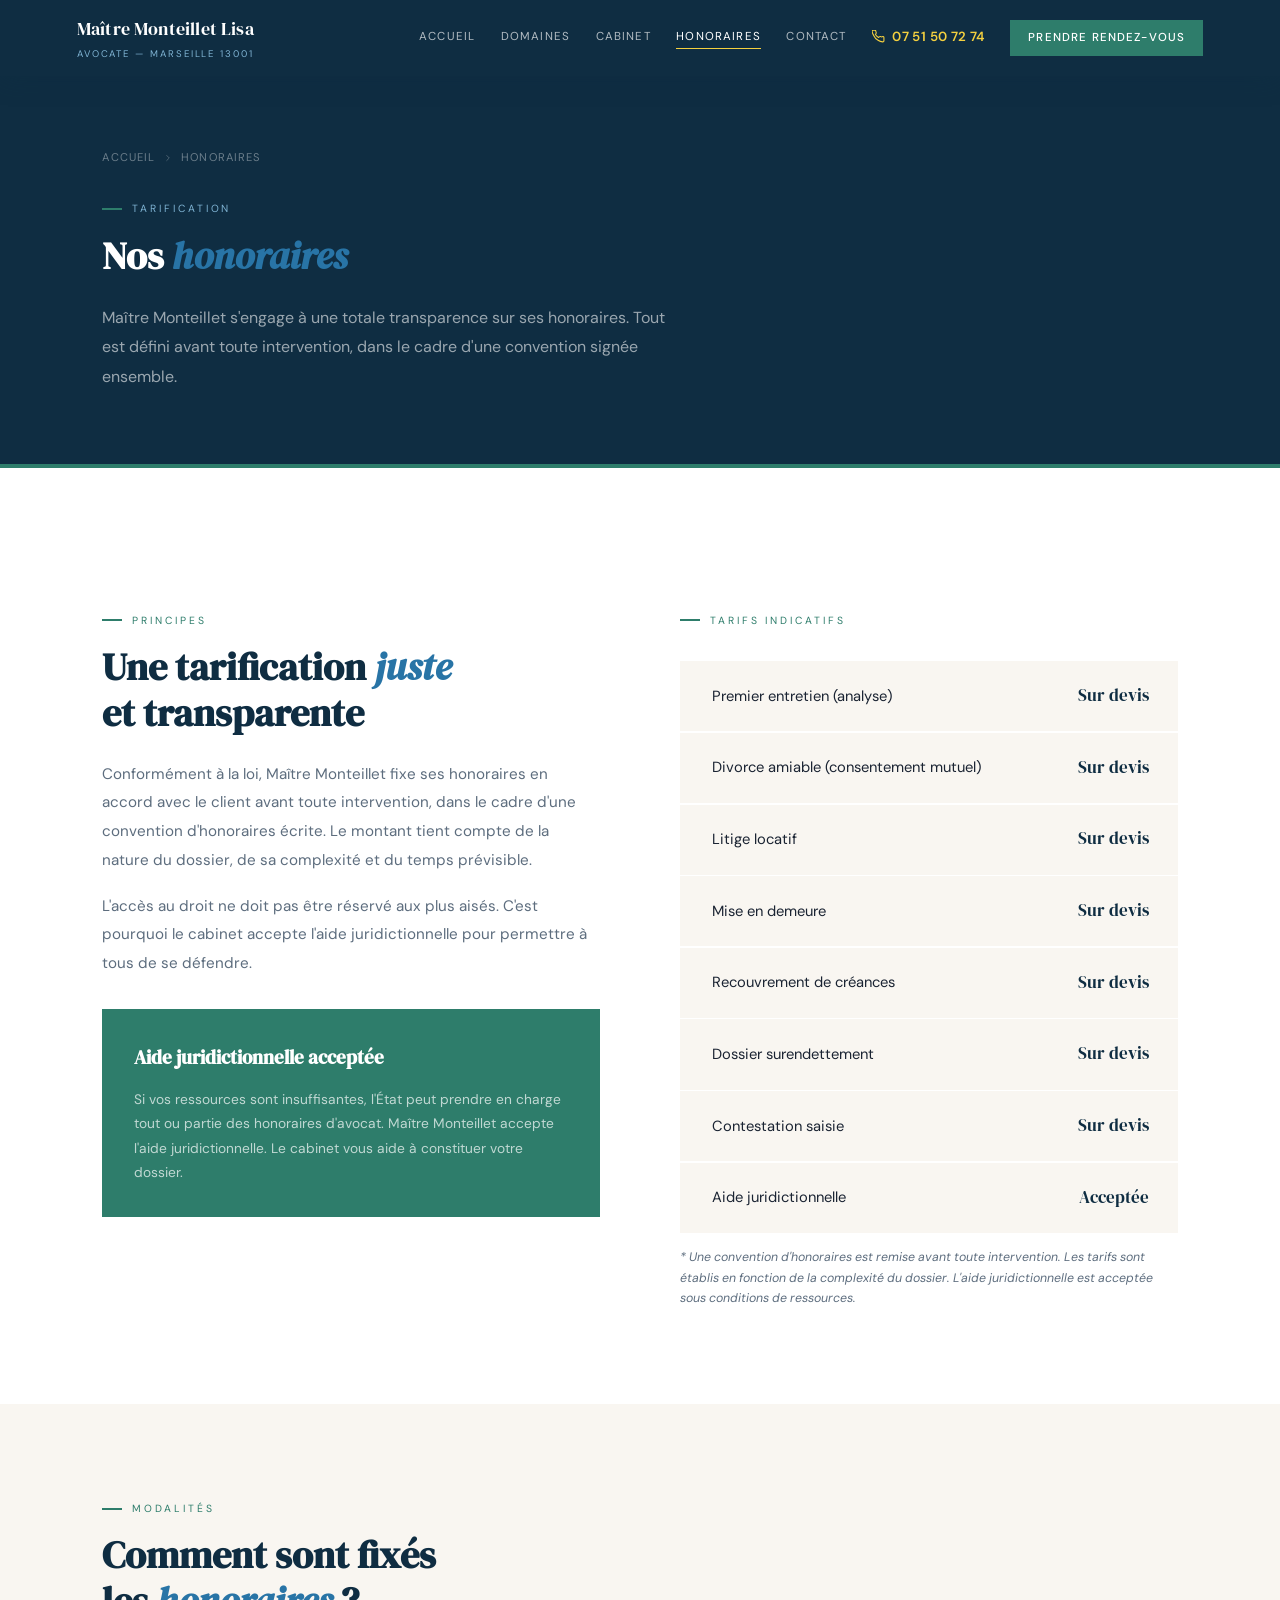
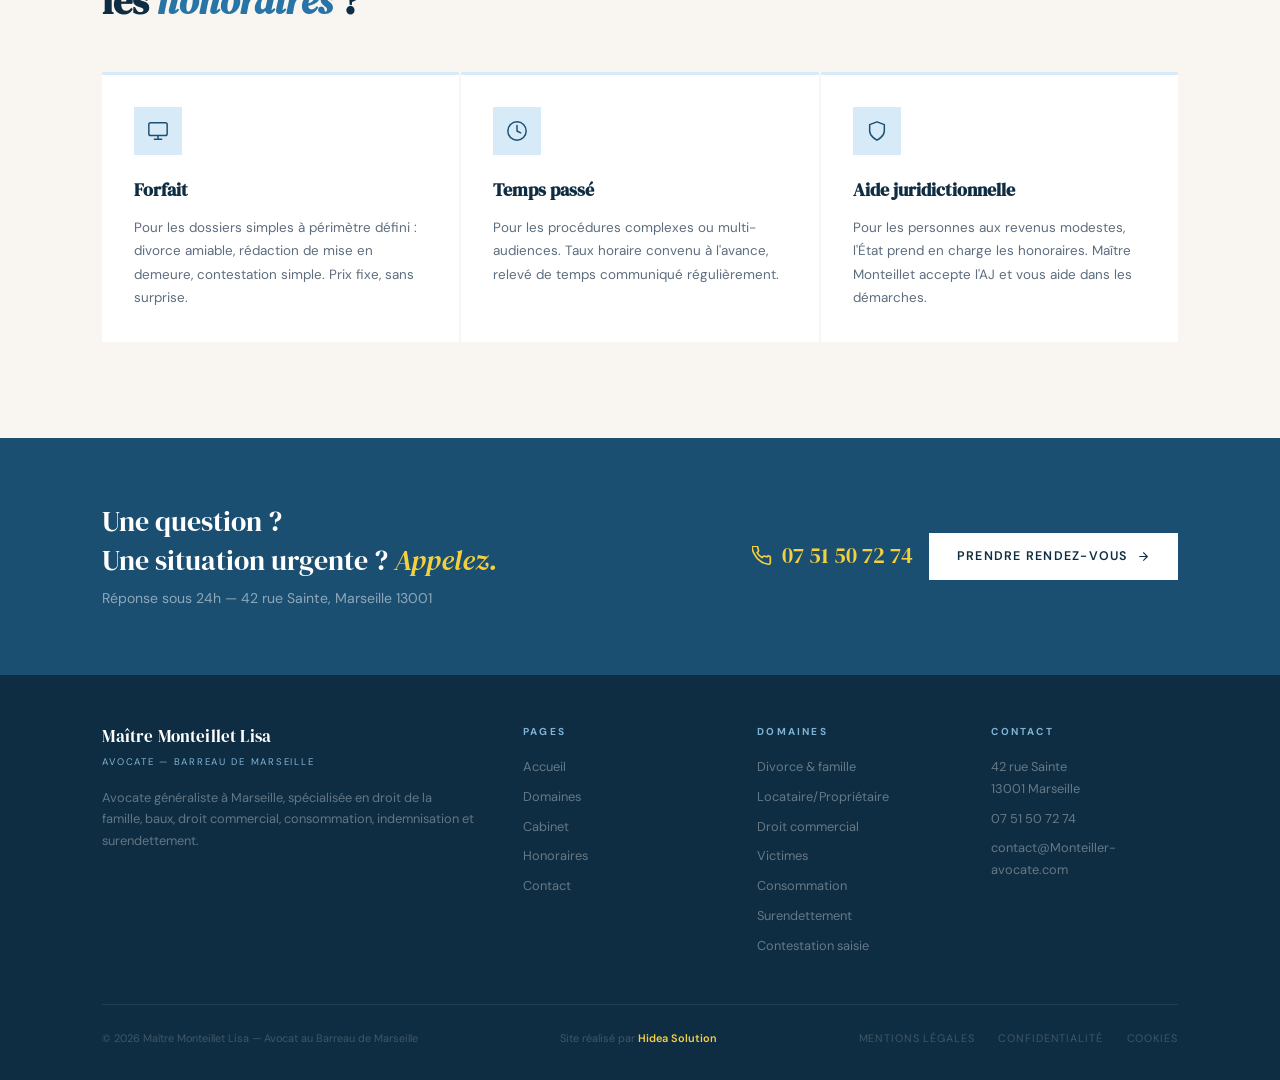
<file: honoraires.html>
<!DOCTYPE html>
<html lang="fr">
<head>
<meta charset="UTF-8"><meta name="viewport" content="width=device-width, initial-scale=1.0">
<title>Honoraires — Maître Monteillet Lisa, Avocate Marseille</title>
<meta name="description" content="Honoraires de Maître Monteillet Lisa, avocate généraliste à Marseille. Convention d'honoraires systématique. Aide juridictionnelle acceptée.">
<link rel="stylesheet" href="style.css">
<style>
.hon-grid { display: grid; grid-template-columns: 1fr 1fr; gap: 5rem; align-items: start; margin-top: 3rem; }
.hon-txt { color: var(--doux); line-height: 1.88; margin-bottom: 1.1rem; font-size: .95rem; }
.hon-list { display: flex; flex-direction: column; gap: 1.5px; margin-top: 2rem; }
.hon-item { background: var(--sable); padding: 1.3rem 1.8rem; display: flex; justify-content: space-between; align-items: center; border-left: 3px solid transparent; transition: border-color .2s; gap: 1rem; }
.hon-item:hover { border-left-color: var(--sauge); }
.hon-n { font-weight: 400; font-size: .92rem; }
.hon-p { font-family: var(--fd); font-size: 1.05rem; color: var(--bleu-dk); font-weight: 400; white-space: nowrap; }
.hon-note { font-size: .77rem; color: var(--doux); margin-top: .9rem; font-style: italic; line-height: 1.65; }
.aj-block { background: var(--sauge); padding: 2rem; margin-top: 2rem; }
.aj-t { font-family: var(--fd); font-size: 1.2rem; color: var(--blanc); margin-bottom: .8rem; }
.aj-txt { font-size: .86rem; color: rgba(255,255,255,.7); line-height: 1.78; }
.modes-g { display: grid; grid-template-columns: repeat(3,1fr); gap: 2px; margin-top: 3rem; }
.mc { background: var(--blanc); padding: 2rem; border-top: 3px solid var(--bleu-light); transition: border-color .25s; }
.mc:hover { border-top-color: var(--sauge); }
.mc h3 { font-family: var(--fd); font-size: 1.1rem; color: var(--bleu-dk); margin: 1rem 0 .6rem; }
.mc p { font-size: .84rem; color: var(--doux); line-height: 1.75; }
@media(max-width:1040px){ .hon-grid{grid-template-columns:1fr;} .modes-g{grid-template-columns:1fr 1fr;} }
@media(max-width:640px){ .modes-g{grid-template-columns:1fr;} }
</style>
</head><body>
<header>
  <a href="index.html" class="logo"><span class="logo-t">Maître Monteillet Lisa</span><span class="logo-s">Avocate — Marseille 13001</span></a>
  <button class="burger" id="burger-btn" aria-label="Ouvrir le menu" aria-expanded="false"><span></span><span></span><span></span></button>
  <nav id="nav">
    <a href="index.html">Accueil</a>
    <a href="domaines.html" >Domaines</a>
    <a href="cabinet.html" >Cabinet</a>
    <a href="honoraires.html" class='active'>Honoraires</a>
    <a href="contact.html" >Contact</a>
    <a href="tel:+33751507274" class="nav-tel"><svg viewBox="0 0 24 24" fill="none" stroke-width="2" stroke-linecap="round" stroke-linejoin="round"><path d="M22 16.92v3a2 2 0 01-2.18 2 19.79 19.79 0 01-8.63-3.07A19.5 19.5 0 013.07 10a19.79 19.79 0 01-3.07-8.67A2 2 0 012 .18h3a2 2 0 012 1.72 12.84 12.84 0 00.7 2.81 2 2 0 01-.45 2.11L6.09 7.91a16 16 0 006 6l1.27-1.27a2 2 0 012.11-.45 12.84 12.84 0 002.81.7A2 2 0 0122 14v2.92z"/></svg>07 51 50 72 74</a>
    <a href="contact.html" class="nav-cta">Prendre rendez-vous</a>
  </nav>
</header>
<div class="page-hero">
  <div class="breadcrumb"><a href="index.html">Accueil</a><svg viewBox="0 0 24 24" fill="none" stroke-width="2" stroke-linecap="round" stroke-linejoin="round"><polyline points="9 18 15 12 9 6"/></svg><span>Honoraires</span></div>
  <p class="s-lbl">Tarification</p>
  <h1 class="s-t">Nos <em>honoraires</em></h1>
  <p>Maître Monteillet s'engage à une totale transparence sur ses honoraires. Tout est défini avant toute intervention, dans le cadre d'une convention signée ensemble.</p>
</div>
<section>
  <div class="hon-grid">
    <div class="reveal">
      <p class="s-lbl">Principes</p>
      <h2 class="s-t">Une tarification <em>juste</em><br>et transparente</h2>
      <p class="hon-txt">Conformément à la loi, Maître Monteillet fixe ses honoraires en accord avec le client avant toute intervention, dans le cadre d'une convention d'honoraires écrite. Le montant tient compte de la nature du dossier, de sa complexité et du temps prévisible.</p>
      <p class="hon-txt">L'accès au droit ne doit pas être réservé aux plus aisés. C'est pourquoi le cabinet accepte l'aide juridictionnelle pour permettre à tous de se défendre.</p>
      <div class="aj-block">
        <h3 class="aj-t">Aide juridictionnelle acceptée</h3>
        <p class="aj-txt">Si vos ressources sont insuffisantes, l'État peut prendre en charge tout ou partie des honoraires d'avocat. Maître Monteillet accepte l'aide juridictionnelle. Le cabinet vous aide à constituer votre dossier.</p>
      </div>
    </div>
    <div class="reveal">
      <p class="s-lbl" style="margin-top:0">Tarifs indicatifs</p>
      <div class="hon-list">
        <div class="hon-item"><span class="hon-n">Premier entretien (analyse)</span><span class="hon-p">Sur devis</span></div>
        <div class="hon-item"><span class="hon-n">Divorce amiable (consentement mutuel)</span><span class="hon-p">Sur devis</span></div>
        <div class="hon-item"><span class="hon-n">Litige locatif</span><span class="hon-p">Sur devis</span></div>
        <div class="hon-item"><span class="hon-n">Mise en demeure</span><span class="hon-p">Sur devis</span></div>
        <div class="hon-item"><span class="hon-n">Recouvrement de créances</span><span class="hon-p">Sur devis</span></div>
        <div class="hon-item"><span class="hon-n">Dossier surendettement</span><span class="hon-p">Sur devis</span></div>
        <div class="hon-item"><span class="hon-n">Contestation saisie</span><span class="hon-p">Sur devis</span></div>
        <div class="hon-item"><span class="hon-n">Aide juridictionnelle</span><span class="hon-p">Acceptée</span></div>
      </div>
      <p class="hon-note">* Une convention d'honoraires est remise avant toute intervention. Les tarifs sont établis en fonction de la complexité du dossier. L'aide juridictionnelle est acceptée sous conditions de ressources.</p>
    </div>
  </div>
</section>
<section style="background:var(--sable)">
  <p class="s-lbl">Modalités</p>
  <h2 class="s-t">Comment sont fixés<br>les <em>honoraires</em> ?</h2>
  <div class="modes-g">
    <div class="mc reveal"><div class="ic-box"><svg viewBox="0 0 24 24"><rect x="2" y="3" width="20" height="14" rx="2"/><line x1="8" y1="21" x2="16" y2="21"/><line x1="12" y1="17" x2="12" y2="21"/></svg></div><h3>Forfait</h3><p>Pour les dossiers simples à périmètre défini : divorce amiable, rédaction de mise en demeure, contestation simple. Prix fixe, sans surprise.</p></div>
    <div class="mc reveal"><div class="ic-box"><svg viewBox="0 0 24 24"><circle cx="12" cy="12" r="10"/><polyline points="12 6 12 12 16 14"/></svg></div><h3>Temps passé</h3><p>Pour les procédures complexes ou multi-audiences. Taux horaire convenu à l'avance, relevé de temps communiqué régulièrement.</p></div>
    <div class="mc reveal"><div class="ic-box"><svg viewBox="0 0 24 24"><path d="M12 22s8-4 8-10V5l-8-3-8 3v7c0 6 8 10 8 10z"/></svg></div><h3>Aide juridictionnelle</h3><p>Pour les personnes aux revenus modestes, l'État prend en charge les honoraires. Maître Monteillet accepte l'AJ et vous aide dans les démarches.</p></div>
  </div>
</section>
<div class="cta-band">
  <div><p class="cta-band-t">Une question ?<br>Une situation urgente ? <em>Appelez.</em></p><p class="cta-band-sub">Réponse sous 24h — 42 rue Sainte, Marseille 13001</p></div>
  <div class="cta-band-a"><a href="tel:+33751507274" class="tel-big"><svg viewBox="0 0 24 24" fill="none" stroke-width="2" stroke-linecap="round" stroke-linejoin="round"><path d="M22 16.92v3a2 2 0 01-2.18 2 19.79 19.79 0 01-8.63-3.07A19.5 19.5 0 013.07 10a19.79 19.79 0 01-3.07-8.67A2 2 0 012 .18h3a2 2 0 012 1.72 12.84 12.84 0 00.7 2.81 2 2 0 01-.45 2.11L6.09 7.91a16 16 0 006 6l1.27-1.27a2 2 0 012.11-.45 12.84 12.84 0 002.81.7A2 2 0 0122 14v2.92z"/></svg>07 51 50 72 74</a><a href="contact.html" class="btn-blanc">Prendre rendez-vous <svg viewBox="0 0 24 24" fill="none" stroke-width="2" stroke-linecap="round" stroke-linejoin="round"><path d="M5 12h14M12 5l7 7-7 7"/></svg></a></div>
</div>
<footer>
  <div class="footer-top">
    <div class="footer-brand"><span class="logo-t">Maître Monteillet Lisa</span><span class="logo-s">Avocate — Barreau de Marseille</span><p>Avocate généraliste à Marseille, spécialisée en droit de la famille, baux, droit commercial, consommation, indemnisation et surendettement.</p></div>
    <div class="footer-col"><h4>Pages</h4><a href="index.html">Accueil</a><a href="domaines.html">Domaines</a><a href="cabinet.html">Cabinet</a><a href="honoraires.html">Honoraires</a><a href="contact.html">Contact</a></div>
    <div class="footer-col"><h4>Domaines</h4><a href="domaines.html#divorce">Divorce & famille</a><a href="domaines.html#locataire">Locataire/Propriétaire</a><a href="domaines.html#commercial">Droit commercial</a><a href="domaines.html#victimes">Victimes</a><a href="domaines.html#conso">Consommation</a><a href="domaines.html#surendettement">Surendettement</a><a href="domaines.html#saisie">Contestation saisie</a></div>
    <div class="footer-col"><h4>Contact</h4><p>42 rue Sainte<br>13001 Marseille</p><a href="tel:+33751507274">07 51 50 72 74</a><a href="mailto:contact@Monteiller-avocate.com">contact@Monteiller-avocate.com</a></div>
  </div>
  <div class="footer-bottom">
    <div class="footer-copy">© 2026 Maître Monteillet Lisa — Avocat au Barreau de Marseille</div>
    <div class="footer-powered">Site réalisé par <a href="https://www.hidea-solution.fr" target="_blank" rel="noopener">Hidea Solution</a></div>
    <div class="footer-legal"><a href="#">Mentions légales</a><a href="#">Confidentialité</a><a href="#">Cookies</a></div>
  </div>
</footer><script src="main.js"></script>
</body></html>
</file>
<file: style.css>
@import url('https://fonts.googleapis.com/css2?family=DM+Serif+Display:ital@0;1&family=DM+Sans:wght@300;400;500;600&display=swap');

:root {
  --bleu:       #1B4F72;
  --bleu-dk:    #0F2D42;
  --bleu-md:    #2874A6;
  --bleu-light: #D6EAF8;
  --sauge:      #2E7D6B;
  --sauge-light:#E8F5F2;
  --sable:      #F9F6F1;
  --blanc:      #FFFFFF;
  --texte:      #1A2332;
  --doux:       #5D6D7E;
  --bordure:    #D5E8F3;
  --or:         #D4AC0D;
  --or-light:   #F4D03F;
  --fd: 'DM Serif Display', Georgia, serif;
  --fb: 'DM Sans', system-ui, sans-serif;
}

*, *::before, *::after { box-sizing: border-box; margin: 0; padding: 0; }
html { scroll-behavior: smooth; }
body { font-family: var(--fb); color: var(--texte); background: var(--blanc); font-size: 16px; line-height: 1.7; overflow-x: hidden; }
img { display: block; max-width: 100%; }

header {
  position: sticky; top: 0; z-index: 200;
  background: var(--bleu-dk);
  display: flex; align-items: center; justify-content: space-between;
  padding: 0 6%; height: 76px;
  box-shadow: 0 2px 24px rgba(15,45,66,.35);
}
.logo { text-decoration: none; display: flex; flex-direction: column; gap: 2px; }
.logo-t { font-family: var(--fd); font-size: 1.15rem; color: var(--blanc); letter-spacing: .01em; }
.logo-s { font-size: .6rem; color: #7FB3D3; letter-spacing: .2em; text-transform: uppercase; font-weight: 400; }

nav { display: flex; align-items: center; gap: 1.6rem; }
nav a { font-size: .72rem; letter-spacing: .1em; text-transform: uppercase; color: rgba(255,255,255,.68); text-decoration: none; padding-bottom: 2px; border-bottom: 1px solid transparent; transition: color .2s, border-color .2s; }
nav a:hover, nav a.active { color: var(--blanc); border-bottom-color: var(--or-light); }
.nav-tel { display: flex !important; align-items: center; gap: 7px; color: var(--or-light) !important; font-weight: 600 !important; font-size: .83rem !important; letter-spacing: .03em !important; text-transform: none !important; border: none !important; }
.nav-tel svg { width: 13px; height: 13px; stroke: var(--or-light); fill: none; stroke-width: 2; stroke-linecap: round; stroke-linejoin: round; }
.nav-cta { background: var(--sauge) !important; color: var(--blanc) !important; padding: 8px 18px; font-weight: 500 !important; border-bottom: none !important; transition: background .2s !important; }
.nav-cta:hover { background: #235f52 !important; color: var(--blanc) !important; }

.hero { position: relative; min-height: calc(100vh - 76px); display: grid; grid-template-columns: 1fr 1fr; overflow: hidden; }
.hero-left { background: var(--bleu-dk); display: flex; flex-direction: column; justify-content: center; padding: 5rem 5% 5rem 8%; position: relative; z-index: 2; }
.hero-right { position: relative; overflow: hidden; }
.hero-bg { position: absolute; inset: 0; background-size: cover; background-position: center; filter: brightness(.6) saturate(.8); }
.hero-right-overlay { position: absolute; inset: 0; background: linear-gradient(90deg, var(--bleu-dk) 0%, transparent 40%); z-index: 1; }

.hero-tag { display: inline-flex; align-items: center; gap: 8px; background: rgba(212,172,13,.12); border: 1px solid rgba(212,172,13,.35); color: var(--or-light); font-size: .67rem; letter-spacing: .18em; text-transform: uppercase; padding: 6px 14px; margin-bottom: 2rem; width: fit-content; }
.hero h1 { font-family: var(--fd); font-size: clamp(2.4rem,4.2vw,4rem); color: var(--blanc); line-height: 1.15; margin-bottom: 1.5rem; }
.hero h1 em { font-style: italic; color: var(--or-light); }
.hero-sub { font-size: 1rem; color: rgba(255,255,255,.6); max-width: 440px; margin-bottom: 2.5rem; font-weight: 300; line-height: 1.85; }
.hero-btns { display: flex; gap: 1rem; flex-wrap: wrap; margin-bottom: 3rem; }
.hero-domaines { display: flex; flex-wrap: wrap; gap: .5rem; padding-top: 2rem; border-top: 1px solid rgba(255,255,255,.1); }
.hero-dom-tag { background: rgba(255,255,255,.06); border: 1px solid rgba(255,255,255,.1); color: rgba(255,255,255,.5); font-size: .63rem; letter-spacing: .08em; text-transform: uppercase; padding: 4px 10px; }

.btn-bleu { background: var(--bleu-md); color: var(--blanc); padding: 13px 28px; font-family: var(--fb); font-size: .78rem; font-weight: 600; letter-spacing: .1em; text-transform: uppercase; border: none; cursor: pointer; text-decoration: none; display: inline-flex; align-items: center; gap: 9px; transition: background .2s, transform .2s; }
.btn-bleu:hover { background: var(--bleu); transform: translateY(-1px); }
.btn-bleu svg { width: 13px; height: 13px; stroke: currentColor; fill: none; stroke-linecap: round; stroke-linejoin: round; stroke-width: 2; }

.btn-sauge { background: var(--sauge); color: var(--blanc); padding: 13px 28px; font-family: var(--fb); font-size: .78rem; font-weight: 600; letter-spacing: .1em; text-transform: uppercase; text-decoration: none; display: inline-flex; align-items: center; gap: 9px; transition: background .2s, transform .2s; border: none; cursor: pointer; }
.btn-sauge:hover { background: #235f52; transform: translateY(-1px); }
.btn-sauge svg { width: 13px; height: 13px; stroke: currentColor; fill: none; stroke-linecap: round; stroke-linejoin: round; stroke-width: 2; }

.btn-blanc { background: var(--blanc); color: var(--bleu-dk); padding: 13px 28px; font-family: var(--fb); font-size: .78rem; font-weight: 600; letter-spacing: .1em; text-transform: uppercase; text-decoration: none; display: inline-flex; align-items: center; gap: 9px; transition: background .2s, transform .2s; }
.btn-blanc:hover { background: var(--sable); transform: translateY(-1px); }
.btn-blanc svg { width: 13px; height: 13px; stroke: currentColor; fill: none; stroke-linecap: round; stroke-linejoin: round; stroke-width: 2; }

.btn-outline-b { background: transparent; color: var(--bleu); padding: 12px 26px; font-family: var(--fb); font-size: .78rem; font-weight: 600; letter-spacing: .1em; text-transform: uppercase; border: 1.5px solid var(--bleu); text-decoration: none; display: inline-flex; align-items: center; gap: 9px; transition: all .2s; }
.btn-outline-b:hover { background: var(--bleu); color: var(--blanc); }
.btn-outline-b svg { width: 13px; height: 13px; stroke: currentColor; fill: none; stroke-linecap: round; stroke-linejoin: round; stroke-width: 2; }

section { padding: 6rem 8%; }
.s-lbl { font-size: .65rem; letter-spacing: .28em; text-transform: uppercase; color: var(--sauge); margin-bottom: .9rem; display: flex; align-items: center; gap: 10px; }
.s-lbl::before { content: ''; display: block; width: 20px; height: 2px; background: var(--sauge); }
.s-t { font-family: var(--fd); font-size: clamp(1.8rem,3vw,2.7rem); line-height: 1.2; color: var(--bleu-dk); margin-bottom: 1.5rem; }
.s-t em { font-style: italic; color: var(--bleu-md); }

.ic-box { width: 48px; height: 48px; background: var(--bleu-light); display: flex; align-items: center; justify-content: center; margin-bottom: 1.3rem; transition: background .25s; }
.ic-box svg { width: 22px; height: 22px; stroke: var(--bleu); stroke-width: 1.6; fill: none; stroke-linecap: round; stroke-linejoin: round; transition: stroke .25s; }

.star { width: 14px; height: 14px; fill: var(--or); }
.star-sm { width: 12px; height: 12px; fill: var(--or); }
.star-4 { width: 12px; height: 12px; fill: var(--or); }
.star-empty { width: 12px; height: 12px; fill: #ccc; }

.cta-band { background: var(--bleu); padding: 4rem 8%; display: flex; align-items: center; justify-content: space-between; gap: 2rem; flex-wrap: wrap; }
.cta-band-t { font-family: var(--fd); font-size: clamp(1.5rem,2.2vw,1.9rem); color: var(--blanc); line-height: 1.4; }
.cta-band-t em { font-style: italic; color: var(--or-light); }
.cta-band-sub { font-size: .88rem; color: rgba(255,255,255,.5); margin-top: .4rem; }
.cta-band-a { display: flex; gap: 1rem; align-items: center; flex-wrap: wrap; }
.tel-big { font-family: var(--fd); font-size: 1.4rem; color: var(--or-light); text-decoration: none; display: flex; align-items: center; gap: 10px; }
.tel-big svg { width: 20px; height: 20px; stroke: var(--or-light); fill: none; stroke-linecap: round; stroke-linejoin: round; stroke-width: 2; }
.tel-big:hover { color: var(--blanc); }

.page-hero { background: var(--bleu-dk); padding: 4.5rem 8%; position: relative; overflow: hidden; border-bottom: 4px solid var(--sauge); }
.page-hero .s-lbl { color: #7FB3D3; }
.page-hero .s-t { color: var(--blanc); }
.page-hero p { color: rgba(255,255,255,.58); max-width: 580px; margin-top: 1rem; line-height: 1.85; }

.breadcrumb { display: flex; align-items: center; gap: 8px; font-size: .7rem; color: rgba(255,255,255,.38); margin-bottom: 2rem; text-transform: uppercase; letter-spacing: .1em; }
.breadcrumb a { color: rgba(255,255,255,.38); text-decoration: none; transition: color .2s; }
.breadcrumb a:hover { color: var(--or-light); }
.breadcrumb svg { width: 10px; height: 10px; stroke: rgba(255,255,255,.3); fill: none; stroke-linecap: round; stroke-linejoin: round; stroke-width: 2; }

.reveal { opacity: 0; transform: translateY(20px); transition: opacity .5s ease, transform .5s ease; }
.reveal.visible { opacity: 1; transform: translateY(0); }

footer { background: var(--bleu-dk); padding: 3rem 8% 2rem; }
.footer-top { display: grid; grid-template-columns: 2fr 1fr 1fr 1fr; gap: 3rem; padding-bottom: 2.5rem; border-bottom: 1px solid rgba(255,255,255,.08); }
.footer-brand .logo-t { font-family: var(--fd); font-size: 1.05rem; color: var(--blanc); }
.footer-brand .logo-s { font-size: .6rem; color: #7FB3D3; letter-spacing: .18em; text-transform: uppercase; margin-top: 3px; display: block; }
.footer-brand p { font-size: .8rem; color: rgba(255,255,255,.35); margin-top: 1rem; line-height: 1.7; }
.footer-col h4 { font-size: .63rem; text-transform: uppercase; letter-spacing: .22em; color: #7FB3D3; margin-bottom: 1rem; }
.footer-col a, .footer-col p { display: block; font-size: .8rem; color: rgba(255,255,255,.36); text-decoration: none; margin-bottom: .5rem; transition: color .2s; }
.footer-col a:hover { color: var(--or-light); }
.footer-bottom { display: flex; align-items: center; justify-content: space-between; padding-top: 1.5rem; flex-wrap: wrap; gap: 1rem; }
.footer-copy { font-size: .68rem; color: rgba(255,255,255,.2); }
.footer-powered { font-size: .68rem; color: rgba(255,255,255,.2); }
.footer-powered a { color: var(--or-light); text-decoration: none; font-weight: 600; transition: color .2s; }
.footer-powered a:hover { color: var(--blanc); }
.footer-legal { display: flex; gap: 1.5rem; flex-wrap: wrap; }
.footer-legal a { font-size: .68rem; color: rgba(255,255,255,.2); text-decoration: none; text-transform: uppercase; letter-spacing: .08em; transition: color .2s; }
.footer-legal a:hover { color: var(--or-light); }

.burger { display: none; flex-direction: column; gap: 5px; cursor: pointer; padding: 8px; background: none; border: none; outline: none; z-index: 201; position: relative; }
.burger span { width: 24px; height: 1.5px; background: rgba(255,255,255,.8); display: block; transition: all .3s; }

@media (max-width: 1040px) {
  .burger { display: flex; }
  nav { display: none; position: absolute; top: 76px; left: 0; right: 0; background: var(--bleu-dk); flex-direction: column; padding: 1.5rem 6%; gap: 1.2rem; border-top: 1px solid rgba(255,255,255,.08); z-index: 9999; box-shadow: 0 8px 24px rgba(15,45,66,.35); }
  nav.open { display: flex; }
  .hero { grid-template-columns: 1fr; position: relative; }
  .hero-right { position: absolute; inset: 0; display: block; z-index: 0; }
  .hero-left { padding: 4rem 5%; position: relative; z-index: 2; background: transparent; }
  .hero-left::before { content: ''; position: absolute; inset: 0; background: rgba(15,45,66,.78); z-index: -1; }
  .footer-top { grid-template-columns: 1fr 1fr; gap: 2rem; }
  section { padding: 4rem 5%; }
  .page-hero { padding: 4rem 5%; }
  .cta-band { flex-direction: column; align-items: flex-start; padding: 3rem 5%; }
  header { padding: 0 5%; }
}
@media (max-width: 640px) {
  .footer-top { grid-template-columns: 1fr; }
  .footer-bottom { flex-direction: column; align-items: flex-start; }
  .hero-domaines { display: none; }
}
</file>
